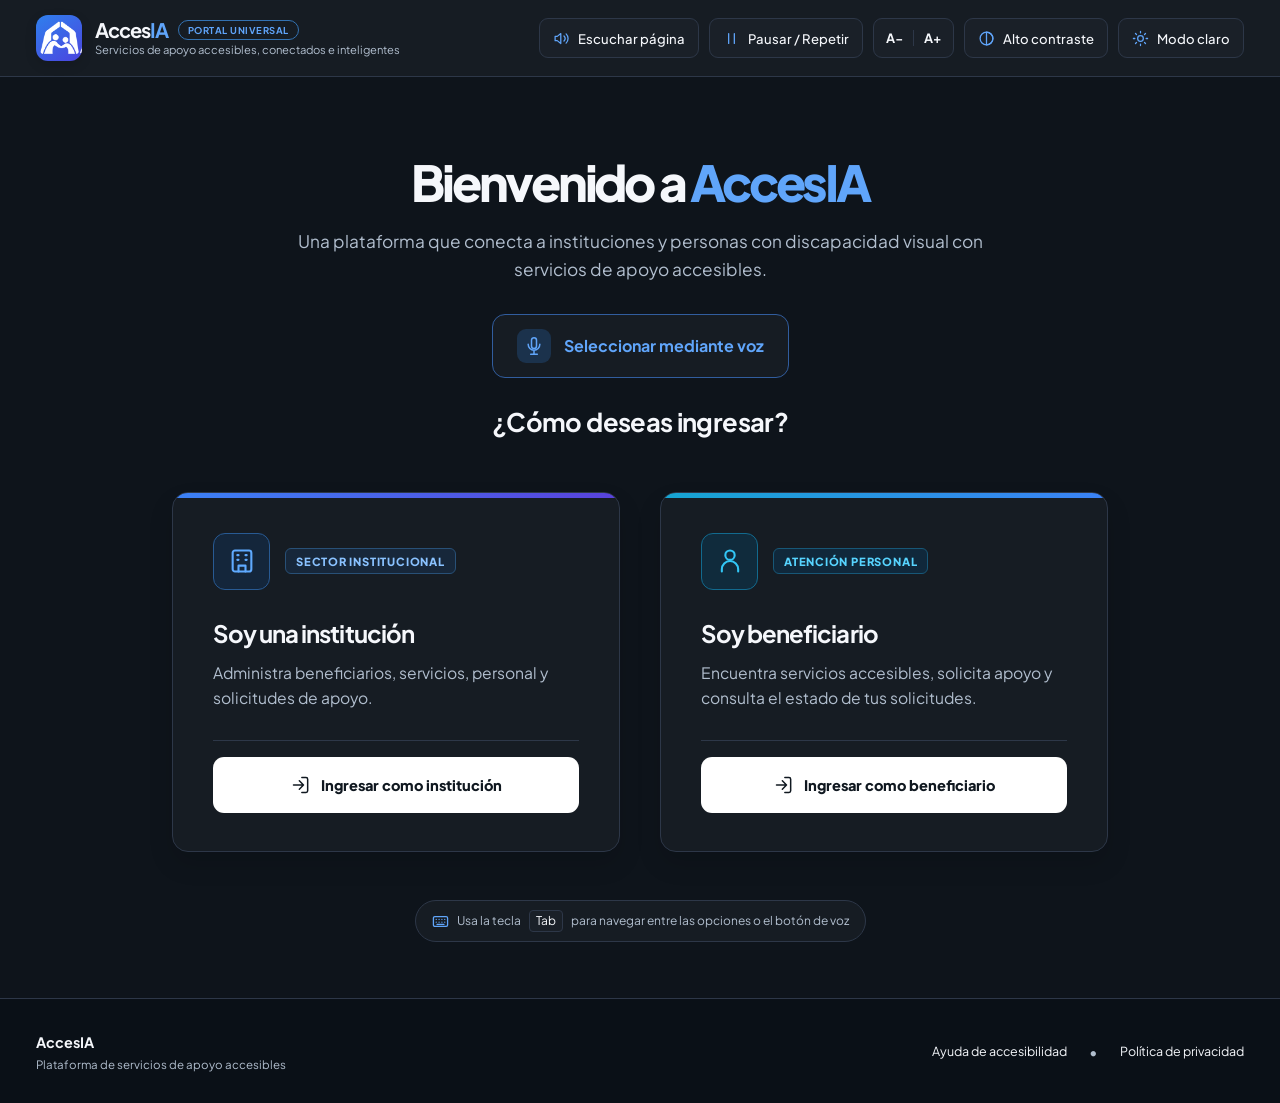
<file: src/main/resources/static/index.html>
<!DOCTYPE html>
<html lang="es" data-theme="dark">
<head>
  <meta charset="UTF-8">
  <meta name="viewport"
        content="width=device-width, initial-scale=1">

  <meta name="theme-color" content="#0e141b">
  <meta name="description"
        content="AccesIA conecta instituciones y personas con discapacidad visual con servicios de apoyo accesibles.">

  <title>AccesIA | Inicio y selección de usuario</title>

  <link rel="preconnect"
        href="https://fonts.googleapis.com">
  <link rel="preconnect"
        href="https://fonts.gstatic.com" crossorigin>

  <link
    href="https://fonts.googleapis.com/css2?family=Plus+Jakarta+Sans:wght@400;500;600;700;800&display=swap"
    rel="stylesheet">

  <link rel="stylesheet" href="css/inicio.css">
  <script src="js/inicio.js" defer></script>
</head>

<body>

  <!-- ICONOS REUTILIZABLES -->
  <svg class="icon-library"
       xmlns="http://www.w3.org/2000/svg"
       aria-hidden="true">

    <symbol id="i-volume" viewBox="0 0 24 24">
      <path d="M11 5 6 9H3v6h3l5 4V5Zm4.5 3.5a5 5 0 0 1 0 7m3-10a9 9 0 0 1 0 13"/>
    </symbol>

    <symbol id="i-repeat" viewBox="0 0 24 24">
      <path d="M3 11a9 9 0 1 1 3 7M3 4v7h7"/>
    </symbol>

    <symbol id="i-pause" viewBox="0 0 24 24">
      <path d="M8 5v14M16 5v14"/>
    </symbol>

    <symbol id="i-mic" viewBox="0 0 24 24">
      <rect x="9" y="2" width="6" height="13" rx="3"/>
      <path d="M5 10a7 7 0 0 0 14 0M12 17v5m-4 0h8"/>
    </symbol>

    <symbol id="i-contrast" viewBox="0 0 24 24">
      <circle cx="12" cy="12" r="9"/>
      <path d="M12 3v18a9 9 0 0 0 0-18Z"/>
    </symbol>

    <symbol id="i-moon" viewBox="0 0 24 24">
      <path d="M20 15.6A8 8 0 0 1 8.4 4 8 8 0 1 0 20 15.6Z"/>
    </symbol>

    <symbol id="i-sun" viewBox="0 0 24 24">
      <circle cx="12" cy="12" r="4"/>
      <path d="M12 2v2m0 16v2M4.93 4.93l1.42 1.42m11.3 11.3 1.42 1.42M2 12h2m16 0h2M4.93 19.07l1.42-1.42m11.3-11.3 1.42-1.42"/>
    </symbol>

    <symbol id="i-building" viewBox="0 0 24 24">
      <rect x="4" y="3" width="16" height="18" rx="2"/>
      <path d="M9 21v-5h6v5M8 7h1m6 0h1M8 11h1m6 0h1"/>
    </symbol>

    <symbol id="i-user" viewBox="0 0 24 24">
      <circle cx="12" cy="7" r="4"/>
      <path d="M5 21v-2a7 7 0 0 1 14 0v2"/>
    </symbol>

    <symbol id="i-enter" viewBox="0 0 24 24">
      <path d="M10 17l5-5-5-5m5 5H3m10-9h5a2 2 0 0 1 2 2v14a2 2 0 0 1-2 2h-5"/>
    </symbol>

    <symbol id="i-keyboard" viewBox="0 0 24 24">
      <rect x="2" y="5" width="20" height="14" rx="2"/>
      <path d="M6 9h.01M10 9h.01M14 9h.01M18 9h.01M6 13h.01M10 13h.01M14 13h.01M18 13h.01M7 16h10"/>
    </symbol>

    <symbol id="i-close" viewBox="0 0 24 24">
      <path d="M5 5l14 14M19 5 5 19"/>
    </symbol>

  </svg>

  <!-- ACCESIBILIDAD -->
  <a class="skip-link" href="#contenido">
    Saltar al contenido principal
  </a>

  <div id="estado-accesible"
       class="sr-only"
       role="status"
       aria-live="polite"
       aria-atomic="true"></div>

  <!-- CABECERA -->
  <header class="site-header">

    <div class="header-inner">

      <a class="brand"
         href="index.html"
         aria-label="AccesIA, página de inicio">

        <span class="brand-icon" aria-hidden="true">
          <img src="img/logo.png" alt="">
        </span>

        <span class="brand-info">

          <span class="brand-top">
            <strong>
              Acces<span>IA</span>
            </strong>

            <small>PORTAL UNIVERSAL</small>
          </span>

          <span class="brand-tagline">
            Servicios de apoyo accesibles,
            conectados e inteligentes
          </span>

        </span>
      </a>

      <!-- HERRAMIENTAS DE ACCESIBILIDAD -->
      <nav class="access-tools"
           aria-label="Herramientas de accesibilidad">

        <button class="tool-button"
                type="button"
                id="escuchar">
          <svg class="icon">
            <use href="#i-volume"/>
          </svg>
          <span>Escuchar página</span>
        </button>

        <button class="tool-button"
                type="button"
                id="pausar">
          <svg class="icon">
            <use href="#i-pause"/>
          </svg>
          <span id="etiqueta-pausar">
            Pausar / Repetir
          </span>
        </button>

        <div class="text-tools"
             role="group"
             aria-label="Tamaño del texto">

          <button type="button"
                  id="disminuir"
                  aria-label="Reducir tamaño del texto">
            A−
          </button>

          <span aria-hidden="true"></span>

          <button type="button"
                  id="aumentar"
                  aria-label="Aumentar tamaño del texto">
            A+
          </button>
        </div>

        <button class="tool-button"
                type="button"
                id="contraste"
                aria-pressed="false">
          <svg class="icon">
            <use href="#i-contrast"/>
          </svg>
          <span>Alto contraste</span>
        </button>

        <button class="tool-button theme-button"
                type="button"
                id="tema"
                aria-label="Activar modo claro">
          <svg class="icon">
            <use href="#i-sun"/>
          </svg>
          <span id="etiqueta-tema">
            Modo claro
          </span>
        </button>

      </nav>
    </div>
  </header>

  <!-- CONTENIDO PRINCIPAL -->
  <main id="contenido" class="main-content">

    <section class="welcome"
             aria-labelledby="titulo-inicio">

      <h1 id="titulo-inicio">
        Bienvenido a <span>AccesIA</span>
      </h1>

      <p>
        Una plataforma que conecta a instituciones
        y personas con discapacidad visual con
        <br class="desktop-break">
        servicios de apoyo accesibles.
      </p>

      <button class="voice-button"
              id="seleccionar-voz"
              type="button"
              aria-pressed="false">

        <span class="voice-icon">
          <svg class="icon">
            <use href="#i-mic"/>
          </svg>
        </span>

        <span id="etiqueta-voz">
          Seleccionar mediante voz
        </span>
      </button>

      <h2 id="titulo-seleccion">
        ¿Cómo deseas ingresar?
      </h2>

    </section>

    <!-- SELECCIÓN DE USUARIO -->
    <section class="user-cards"
             aria-labelledby="titulo-seleccion">

      <!-- INSTITUCIÓN -->
      <article class="user-card institution-card">

        <div class="card-heading">

          <span class="card-icon">
            <svg class="icon">
              <use href="#i-building"/>
            </svg>
          </span>

          <span class="card-tag">
            SECTOR INSTITUCIONAL
          </span>

        </div>

        <h3>Soy una institución</h3>

        <p>
          Administra beneficiarios, servicios,
          personal y solicitudes de apoyo.
        </p>

        <div class="card-action">

          <a class="action-link"
             id="acceso-institucion"
             href="login-institucion.html">

            <svg class="icon">
              <use href="#i-enter"/>
            </svg>

            Ingresar como institución
          </a>

        </div>
      </article>

      <!-- BENEFICIARIO -->
      <article class="user-card beneficiary-card">

        <div class="card-heading">

          <span class="card-icon">
            <svg class="icon">
              <use href="#i-user"/>
            </svg>
          </span>

          <span class="card-tag">
            ATENCIÓN PERSONAL
          </span>

        </div>

        <h3>Soy beneficiario</h3>

        <p>
          Encuentra servicios accesibles,
          solicita apoyo y consulta el estado
          de tus solicitudes.
        </p>

        <div class="card-action">

          <a class="action-link"
             id="acceso-beneficiario"
             href="login-beneficiario.html">

            <svg class="icon">
              <use href="#i-enter"/>
            </svg>

            Ingresar como beneficiario
          </a>

        </div>

      </article>

    </section>

    <p class="keyboard-hint">
      <svg class="icon">
        <use href="#i-keyboard"/>
      </svg>

      Usa la tecla <kbd>Tab</kbd>
      para navegar entre las opciones o el botón de voz
    </p>

  </main>

  <!-- PIE DE PÁGINA -->
  <footer class="site-footer">

    <div class="footer-inner">

      <div>
        <strong>AccesIA</strong>
        <p>Plataforma de servicios de apoyo accesibles</p>
      </div>

      <div class="footer-links">

        <button type="button" id="ayuda">
          Ayuda de accesibilidad
        </button>

        <span aria-hidden="true">•</span>

        <button type="button" id="privacidad">
          Política de privacidad
        </button>

      </div>

    </div>
  </footer>

  <!-- VENTANA INFORMATIVA -->
  <dialog id="dialogo"
          class="info-dialog"
          aria-labelledby="dialogo-titulo">

    <button type="button"
            class="dialog-close"
            id="cerrar-dialogo"
            aria-label="Cerrar ventana">

      <svg class="icon">
        <use href="#i-close"/>
      </svg>
    </button>

    <h2 id="dialogo-titulo"></h2>
    <p id="dialogo-mensaje"></p>

    <button class="dialog-confirm"
            type="button"
            id="aceptar-dialogo">
      Entendido
    </button>

  </dialog>

</body>
</html>
</file>
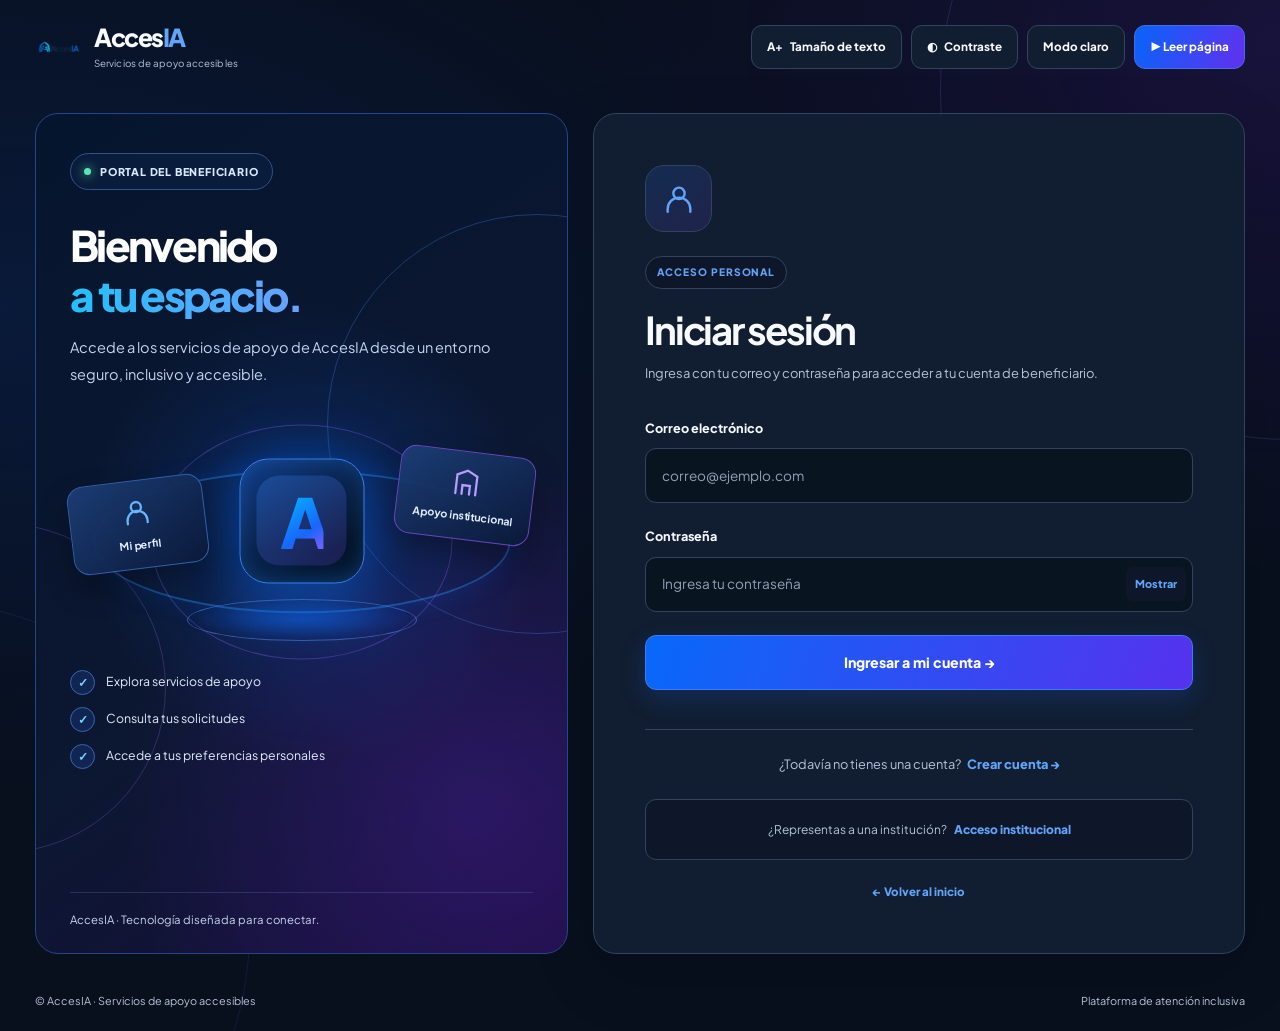
<file: src/main/resources/static/login-beneficiario.html>
<!DOCTYPE html>
<html lang="es" data-theme="dark">

<head>
  <meta charset="UTF-8">

  <meta name="viewport"
        content="width=device-width, initial-scale=1">

  <meta name="theme-color" content="#0b111f">

  <title>AccesIA | Acceso de beneficiarios</title>

  <link rel="preconnect"
        href="https://fonts.googleapis.com">

  <link rel="preconnect"
        href="https://fonts.gstatic.com"
        crossorigin>

  <link href="https://fonts.googleapis.com/css2?family=Plus+Jakarta+Sans:wght@400;500;600;700;800&display=swap"
        rel="stylesheet">

  <!-- Diseño compartido con el registro -->
  <link rel="stylesheet"
        href="css/registro-beneficiario.css">

  <!-- Ajustes de la pantalla login -->
  <link rel="stylesheet"
        href="css/login-beneficiario.css">

  <!-- Modo claro / oscuro -->
  <script src="js/registro-beneficiario-tema.js"
          defer></script>

  <!-- Inicio de sesión real -->
  <script src="js/login-beneficiario.js"
          defer></script>
</head>

<body>

  <a href="#contenido" class="saltar">
    Saltar al contenido
  </a>

  <div class="pagina-registro pagina-login">

    <!-- CABECERA -->

    <header class="registro-header">

      <a class="marca-registro"
         href="index.html"
         aria-label="Volver al inicio de AccesIA">

        <img src="img/logo.png" alt="">

        <span class="marca-texto">
          <strong>Acces<span>IA</span></strong>
          <small>Servicios de apoyo accesibles</small>
        </span>

      </a>

      <nav class="herramientas"
           aria-label="Opciones de accesibilidad">

        <button id="texto-btn"
                type="button"
                aria-pressed="false">
          A+ <span>Tamaño de texto</span>
        </button>

        <button id="contraste-btn"
                type="button"
                aria-pressed="false">
          ◐ <span>Contraste</span>
        </button>

        <button id="tema-btn"
                type="button"
                aria-pressed="false">
          Modo claro
        </button>

        <button id="leer-btn"
                type="button"
                class="boton-voz">
          ▶ Leer página
        </button>

      </nav>

    </header>

    <!-- CONTENIDO -->

    <main id="contenido" class="registro-main">

      <!-- PRESENTACIÓN -->

      <section class="panel-presentacion"
               aria-labelledby="login-bienvenida">

        <div class="presentacion-contenido">

          <span class="etiqueta-superior">
            <span class="punto-activo"></span>
            PORTAL DEL BENEFICIARIO
          </span>

          <h1 id="login-bienvenida">
            Bienvenido
            <span>a tu espacio.</span>
          </h1>

          <p class="descripcion-principal">
            Accede a los servicios de apoyo de
            AccesIA desde un entorno seguro,
            inclusivo y accesible.
          </p>

          <div class="ilustracion-registro"
               aria-hidden="true">

            <div class="orbita orbita-uno"></div>
            <div class="orbita orbita-dos"></div>

            <div class="tarjeta-flotante tarjeta-izquierda">

              <div class="icono-flotante">
                <svg viewBox="0 0 24 24"
                     fill="none"
                     stroke="currentColor"
                     stroke-width="1.8"
                     stroke-linecap="round">
                  <circle cx="12" cy="8" r="4"/>
                  <path d="M4 21v-2a8 8 0 0 1 16 0v2"/>
                </svg>
              </div>

              <span>Mi perfil</span>
            </div>

            <div class="nucleo-accesia">
              <div class="nucleo-interior">
                <span class="letra-a">A</span>
              </div>
              <span class="nucleo-sombra"></span>
            </div>

            <div class="tarjeta-flotante tarjeta-derecha">

              <div class="icono-flotante">
                <svg viewBox="0 0 24 24"
                     fill="none"
                     stroke="currentColor"
                     stroke-width="1.8"
                     stroke-linecap="round">
                  <path d="M4 21V6l8-4 8 4v15"/>
                  <path d="M9 21v-7h6v7"/>
                </svg>
              </div>

              <span>Apoyo institucional</span>
            </div>

            <div class="base-luminosa"></div>

          </div>

          <div class="beneficios-registro">

            <div class="beneficio">
              <span class="beneficio-icono">✓</span>
              <span>Explora servicios de apoyo</span>
            </div>

            <div class="beneficio">
              <span class="beneficio-icono">✓</span>
              <span>Consulta tus solicitudes</span>
            </div>

            <div class="beneficio">
              <span class="beneficio-icono">✓</span>
              <span>Accede a tus preferencias personales</span>
            </div>

          </div>

        </div>

        <p class="nota-presentacion">
          AccesIA · Tecnología diseñada para conectar.
        </p>

      </section>

      <!-- FORMULARIO DE ACCESO -->

      <section class="panel-formulario login-panel"
               aria-labelledby="titulo-login">

        <div class="login-identificador" aria-hidden="true">

          <svg viewBox="0 0 24 24"
               fill="none"
               stroke="currentColor"
               stroke-width="1.7"
               stroke-linecap="round"
               stroke-linejoin="round">
            <circle cx="12" cy="8" r="4"/>
            <path d="M4 21v-2a8 8 0 0 1 16 0v2"/>
          </svg>

        </div>

        <div class="formulario-cabecera">

          <span class="etiqueta-formulario">
            ACCESO PERSONAL
          </span>

          <h2 id="titulo-login">
            Iniciar sesión
          </h2>

          <p>
            Ingresa con tu correo y contraseña
            para acceder a tu cuenta de beneficiario.
          </p>

        </div>

        <form id="login-beneficiario-form"
              class="formulario-login">

          <div class="campo login-campo">

            <label for="correo-beneficiario">
              Correo electrónico
            </label>

            <input id="correo-beneficiario"
                   name="correo"
                   type="email"
                   placeholder="correo@ejemplo.com"
                   autocomplete="username"
                   maxlength="120"
                   required>

          </div>

          <div class="campo login-campo">

            <label for="clave-beneficiario">
              Contraseña
            </label>

            <div class="entrada-clave">

              <input id="clave-beneficiario"
                     name="clave"
                     type="password"
                     placeholder="Ingresa tu contraseña"
                     autocomplete="current-password"
                     required>

              <button id="mostrar-clave"
                      type="button"
                      aria-pressed="false"
                      aria-controls="clave-beneficiario">
                Mostrar
              </button>

            </div>

          </div>

          <button id="boton-ingresar"
                  class="boton-principal"
                  type="submit">
            Ingresar a mi cuenta →
          </button>

          <p id="mensaje-login-beneficiario"
             class="mensaje-login"
             role="status"
             aria-live="polite"></p>

        </form>

        <div class="registro-login">

          <span>¿Todavía no tienes una cuenta?</span>

          <a href="registro-beneficiario.html">
            Crear cuenta →
          </a>

        </div>

        <div class="login-enlace-institucion">

          <span>¿Representas a una institución?</span>

          <a href="login-institucion.html">
            Acceso institucional
          </a>

        </div>

        <div class="enlace-inicio">

          <a href="index.html">
            ← Volver al inicio
          </a>

        </div>

      </section>

    </main>

    <footer class="registro-footer">

      <span>
        © AccesIA · Servicios de apoyo accesibles
      </span>

      <span>
        Plataforma de atención inclusiva
      </span>

    </footer>

  </div>

</body>
</html>
</file>
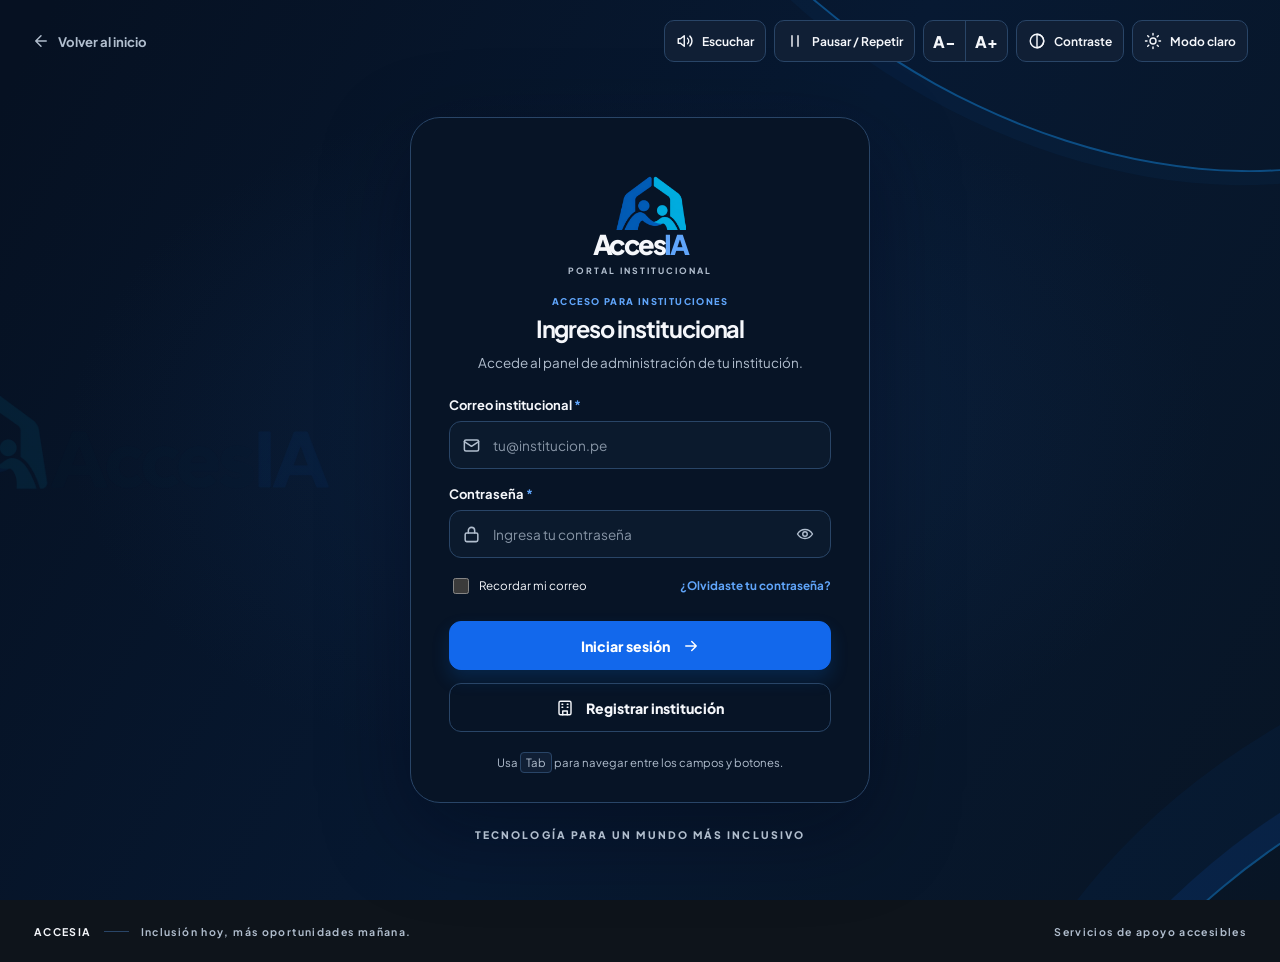
<file: src/main/resources/static/login-institucion.html>
<!DOCTYPE html>
<html lang="es" data-theme="dark">
<head>
  <meta charset="UTF-8">
  <meta name="viewport" content="width=device-width, initial-scale=1">
  <meta name="theme-color" content="#0e141b">
  <meta name="description" content="Ingreso seguro al portal institucional de AccesIA.">

  <title>AccesIA | Ingreso institucional</title>

  <link rel="preconnect" href="https://fonts.googleapis.com">
  <link rel="preconnect" href="https://fonts.gstatic.com" crossorigin>
  <link href="https://fonts.googleapis.com/css2?family=Plus+Jakarta+Sans:wght@400;500;600;700;800&display=swap" rel="stylesheet">

  <link rel="stylesheet" href="css/login-institucion.css">
  <script src="js/login-institucion.js" defer></script>
</head>

<body>

  <!-- BIBLIOTECA DE ICONOS -->
  <svg class="icon-library"
       xmlns="http://www.w3.org/2000/svg"
       aria-hidden="true">

    <symbol id="i-back" viewBox="0 0 24 24">
      <path d="m12 19-7-7 7-7M5 12h14"/>
    </symbol>

    <symbol id="i-volume" viewBox="0 0 24 24">
      <path d="M11 5 6 9H3v6h3l5 4V5Zm4.5 3.5a5 5 0 0 1 0 7m3-10a9 9 0 0 1 0 13"/>
    </symbol>

    <symbol id="i-pause" viewBox="0 0 24 24">
      <path d="M8 5v14M16 5v14"/>
    </symbol>

    <symbol id="i-contrast" viewBox="0 0 24 24">
      <circle cx="12" cy="12" r="9"/>
      <path d="M12 3v18a9 9 0 0 0 0-18Z"/>
    </symbol>

    <symbol id="i-sun" viewBox="0 0 24 24">
      <circle cx="12" cy="12" r="4"/>
      <path d="M12 2v2m0 16v2M4.93 4.93l1.42 1.42m11.3 11.3 1.42 1.42M2 12h2m16 0h2M4.93 19.07l1.42-1.42m11.3-11.3 1.42-1.42"/>
    </symbol>

    <symbol id="i-moon" viewBox="0 0 24 24">
      <path d="M20 15.6A8 8 0 0 1 8.4 4 8 8 0 1 0 20 15.6Z"/>
    </symbol>

    <symbol id="i-mail" viewBox="0 0 24 24">
      <rect x="3" y="5" width="18" height="14" rx="2"/>
      <path d="m3 7 9 6 9-6"/>
    </symbol>

    <symbol id="i-lock" viewBox="0 0 24 24">
      <rect x="4" y="10" width="16" height="11" rx="2"/>
      <path d="M8 10V7a4 4 0 0 1 8 0v3"/>
    </symbol>

    <symbol id="i-eye" viewBox="0 0 24 24">
      <path d="M2 12s3.5-6 10-6 10 6 10 6-3.5 6-10 6-10-6-10-6Z"/>
      <circle cx="12" cy="12" r="3"/>
    </symbol>

    <symbol id="i-eye-off" viewBox="0 0 24 24">
      <path d="M3 3 21 21M10.6 6.1A11 11 0 0 1 12 6c6.5 0 10 6 10 6a18.5 18.5 0 0 1-4.3 4.5M6.3 6.3C3.5 8 2 12 2 12s3.5 6 10 6a10.5 10.5 0 0 0 3.2-.5"/>
    </symbol>

    <symbol id="i-arrow" viewBox="0 0 24 24">
      <path d="M5 12h14m-6-6 6 6-6 6"/>
    </symbol>

    <symbol id="i-building" viewBox="0 0 24 24">
      <rect x="4" y="3" width="16" height="18" rx="2"/>
      <path d="M9 21v-5h6v5M8 7h1m6 0h1M8 11h1m6 0h1"/>
    </symbol>

  </svg>

  <!-- ACCESIBILIDAD -->
  <a class="skip-link" href="#formulario">
    Saltar al formulario de ingreso
  </a>

  <!-- FONDO DECORATIVO -->
  <div class="background-art" aria-hidden="true">
    <div class="watermark">
      <img src="img/logo.png" alt="">
    </div>
  </div>

  <div id="estado-accesible"
       class="sr-only"
       role="status"
       aria-live="polite">
  </div>

  <!-- CABECERA -->
  <header class="site-header">
    <div class="header-inner">

      <a href="index.html" class="back-link">
        <svg class="icon" aria-hidden="true">
          <use href="#i-back"></use>
        </svg>
        Volver al inicio
      </a>

      <nav class="access-tools"
           aria-label="Herramientas de accesibilidad">

        <button class="tool" type="button" id="escuchar">
          <svg class="icon" aria-hidden="true">
            <use href="#i-volume"></use>
          </svg>
          <span>Escuchar</span>
        </button>

        <button class="tool" type="button" id="pausar">
          <svg class="icon" aria-hidden="true">
            <use href="#i-pause"></use>
          </svg>
          <span id="etiqueta-pausar">Pausar / Repetir</span>
        </button>

        <div class="text-tools"
             role="group"
             aria-label="Ajustar tamaño del texto">

          <button type="button"
                  id="disminuir"
                  aria-label="Reducir texto">
            A−
          </button>

          <button type="button"
                  id="aumentar"
                  aria-label="Aumentar texto">
            A+
          </button>

        </div>

        <button class="tool"
                type="button"
                id="contraste"
                aria-pressed="false">
          <svg class="icon" aria-hidden="true">
            <use href="#i-contrast"></use>
          </svg>
          <span>Contraste</span>
        </button>

        <button class="tool" type="button" id="tema">
          <svg class="icon" aria-hidden="true">
            <use href="#i-sun"></use>
          </svg>
          <span id="etiqueta-tema">Modo claro</span>
        </button>

      </nav>
    </div>
  </header>

  <!-- CONTENIDO PRINCIPAL -->
  <main class="main-content">

    <section class="login-card" aria-labelledby="titulo-login">

      <!-- LOGOTIPO -->
      <div class="card-logo" aria-label="AccesIA">

        <div class="brand-mark" aria-hidden="true">
          <img src="img/logo.png" alt="">
        </div>

        <div class="brand-text">
          Acces<span>IA</span>
        </div>

        <div class="brand-subtitle">
          PORTAL INSTITUCIONAL
        </div>

      </div>

      <!-- PRESENTACIÓN -->
      <div class="intro">
        <p class="eyebrow">
          ACCESO PARA INSTITUCIONES
        </p>

        <h1 id="titulo-login">
          Ingreso institucional
        </h1>

        <p>
          Accede al panel de administración de tu institución.
        </p>
      </div>

      <!-- FORMULARIO -->
      <form id="formulario" novalidate>

        <div class="field">

          <label for="correo">
            Correo institucional
            <span aria-hidden="true">*</span>
          </label>

          <div class="input-wrap">

            <svg class="icon field-icon" aria-hidden="true">
              <use href="#i-mail"></use>
            </svg>

            <input
              id="correo"
              name="correo"
              type="email"
              inputmode="email"
              autocomplete="username"
              placeholder="tu@institucion.pe"
              maxlength="120"
              aria-describedby="error-correo"
              required
            >

          </div>

          <p id="error-correo"
             class="field-error"
             aria-live="polite">
          </p>

        </div>

        <div class="field">

          <label for="clave">
            Contraseña
            <span aria-hidden="true">*</span>
          </label>

          <div class="input-wrap password-wrap">

            <svg class="icon field-icon" aria-hidden="true">
              <use href="#i-lock"></use>
            </svg>

            <input
              id="clave"
              name="clave"
              type="password"
              autocomplete="current-password"
              placeholder="Ingresa tu contraseña"
              aria-describedby="error-clave"
              required
            >

            <button
              id="mostrar-clave"
              type="button"
              class="show-password"
              aria-controls="clave"
              aria-pressed="false"
              aria-label="Mostrar contraseña">

              <svg class="icon" aria-hidden="true">
                <use href="#i-eye"></use>
              </svg>

            </button>

          </div>

          <p id="error-clave"
             class="field-error"
             aria-live="polite">
          </p>

        </div>

        <!-- OPCIONES -->
        <div class="form-options">

          <label class="remember">
            <input type="checkbox" id="recordar">
            Recordar mi correo
          </label>

          <button class="text-link"
                  id="recuperar"
                  type="button">
            ¿Olvidaste tu contraseña?
          </button>

        </div>

        <!-- MENSAJES -->
        <div id="mensaje-login"
             class="status-message"
             role="status"
             aria-live="polite"
             hidden>
        </div>

        <!-- INGRESAR -->
        <button class="primary-btn"
                id="entrar"
                type="submit">

          Iniciar sesión

          <svg class="icon" aria-hidden="true">
            <use href="#i-arrow"></use>
          </svg>

        </button>

      </form>

      <!-- REGISTRO -->
      <a class="register-btn"
         href="registro-institucion.html">

        <svg class="icon" aria-hidden="true">
          <use href="#i-building"></use>
        </svg>

        Registrar institución
      </a>

      <p class="keyboard-hint">
        Usa <kbd>Tab</kbd> para navegar entre los campos y botones.
      </p>

    </section>

    <p class="motto">
      TECNOLOGÍA PARA UN MUNDO MÁS INCLUSIVO
    </p>

  </main>

  <!-- PIE DE PÁGINA -->
  <footer class="site-footer">

    <span>
      <strong>ACCESIA</strong>
      <span class="footer-line" aria-hidden="true"></span>
      Inclusión hoy, más oportunidades mañana.
    </span>

    <span>Servicios de apoyo accesibles</span>

  </footer>

  <!-- RECUPERACIÓN DE CONTRASEÑA -->
  <dialog id="dialogo" aria-labelledby="dialogo-titulo">

    <h2 id="dialogo-titulo">
      Recuperación de contraseña
    </h2>

    <p>
      La recuperación de cuentas institucionales
      aún no está implementada. No compartas tu
      contraseña; consulta al administrador de AccesIA.
    </p>

    <button class="primary-btn"
            type="button"
            id="cerrar-dialogo">
      Entendido
    </button>

  </dialog>

</body>
</html>
</file>
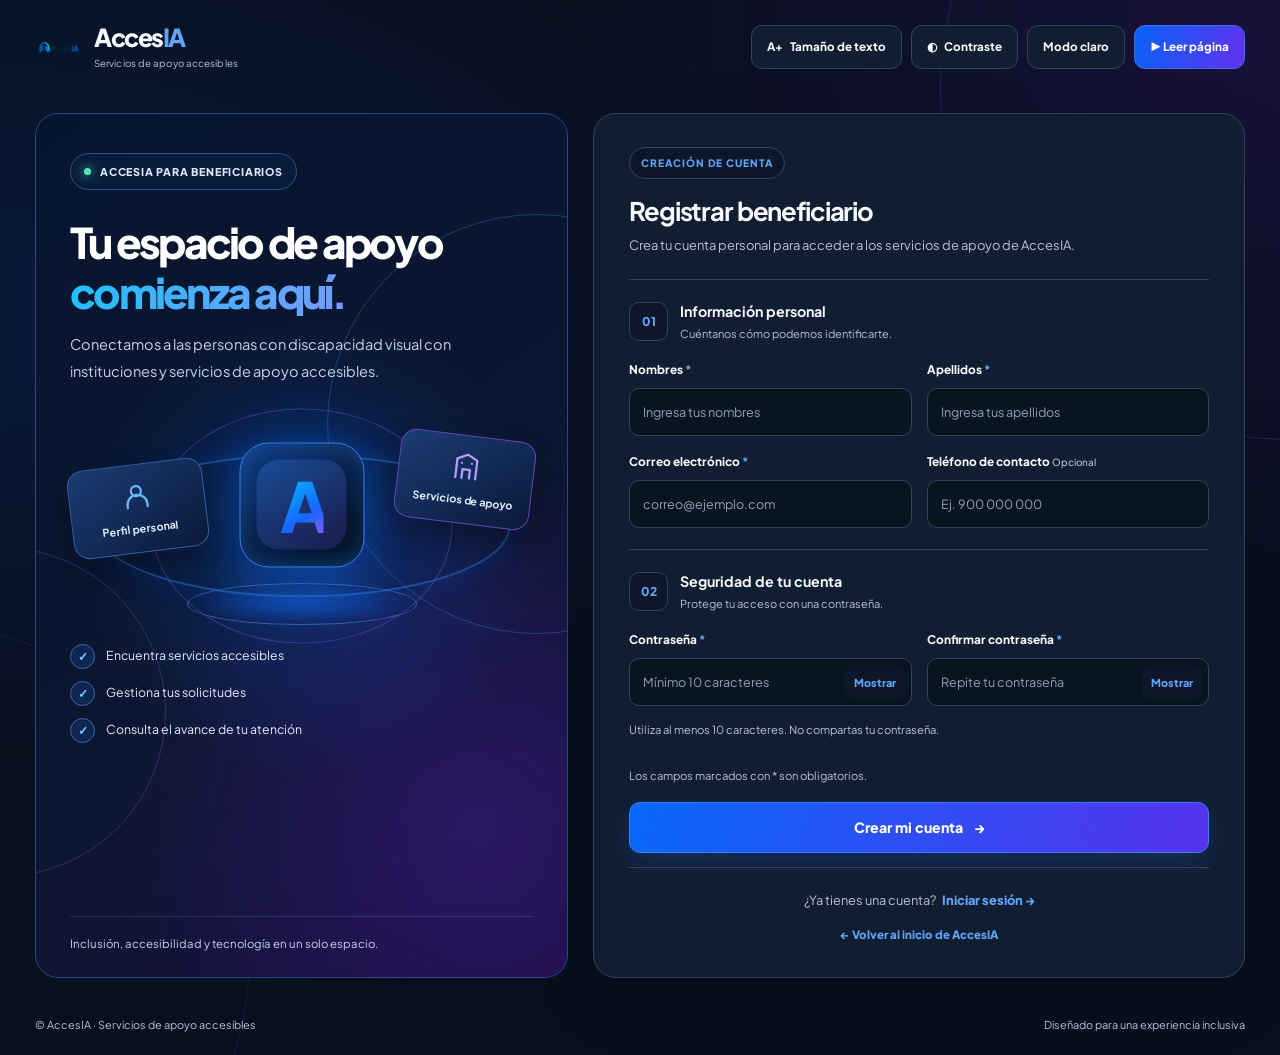
<file: src/main/resources/static/registro-beneficiario.html>
<!DOCTYPE html>
<html lang="es" data-theme="dark">

<head>
  <meta charset="UTF-8">
  <meta name="viewport"
        content="width=device-width, initial-scale=1">

  <meta name="theme-color" content="#0b111f">

  <title>AccesIA | Registro de beneficiarios</title>

  <link rel="preconnect"
        href="https://fonts.googleapis.com">

  <link rel="preconnect"
        href="https://fonts.gstatic.com"
        crossorigin>

  <link href="https://fonts.googleapis.com/css2?family=Plus+Jakarta+Sans:wght@400;500;600;700;800&display=swap"
        rel="stylesheet">

  <link rel="stylesheet"
        href="css/registro-beneficiario.css">

  <script src="js/registro.js" defer></script>

  <script src="js/registro-beneficiario-tema.js"
          defer></script>
</head>

<body>

  <a class="saltar" href="#contenido">
    Saltar al contenido
  </a>

  <div class="pagina-registro">

    <!-- ====================================
         CABECERA
    ===================================== -->

    <header class="registro-header">

      <a href="index.html"
         class="marca-registro"
         aria-label="Ir al inicio de AccesIA">

        <img src="img/logo.png" alt="">

        <span class="marca-texto">
          <strong>Acces<span>IA</span></strong>
          <small>Servicios de apoyo accesibles</small>
        </span>

      </a>

      <nav class="herramientas"
           aria-label="Opciones de accesibilidad">

        <button id="texto-btn"
                type="button"
                aria-pressed="false">
          A+ <span>Tamaño de texto</span>
        </button>

        <button id="contraste-btn"
                type="button"
                aria-pressed="false">
          ◐ <span>Contraste</span>
        </button>

        <button id="tema-btn"
                type="button"
                aria-pressed="false">
          Modo claro
        </button>

        <button id="leer-btn"
                type="button"
                class="boton-voz">
          ▶ Leer página
        </button>

      </nav>

    </header>

    <!-- ====================================
         CONTENIDO PRINCIPAL
    ===================================== -->

    <main id="contenido" class="registro-main">

      <!-- PANEL INFORMATIVO -->

      <section class="panel-presentacion"
               aria-labelledby="titulo-bienvenida">

        <div class="presentacion-contenido">

          <span class="etiqueta-superior">
            <span class="punto-activo"></span>
            ACCESIA PARA BENEFICIARIOS
          </span>

          <h1 id="titulo-bienvenida">
            Tu espacio de apoyo
            <span>comienza aquí.</span>
          </h1>

          <p class="descripcion-principal">
            Conectamos a las personas con discapacidad
            visual con instituciones y servicios
            de apoyo accesibles.
          </p>

          <!-- ILUSTRACIÓN DE ESTILO FIGMA -->

          <div class="ilustracion-registro"
               aria-hidden="true">

            <div class="orbita orbita-uno"></div>
            <div class="orbita orbita-dos"></div>

            <div class="tarjeta-flotante tarjeta-izquierda">
              <div class="icono-flotante">
                <svg viewBox="0 0 24 24"
                     fill="none"
                     stroke="currentColor"
                     stroke-width="1.8"
                     stroke-linecap="round"
                     stroke-linejoin="round">
                  <circle cx="12" cy="8" r="4"/>
                  <path d="M4 21v-2a8 8 0 0 1 16 0v2"/>
                </svg>
              </div>
              <span>Perfil personal</span>
            </div>

            <div class="nucleo-accesia">
              <div class="nucleo-interior">
                <span class="letra-a">A</span>
              </div>
              <span class="nucleo-sombra"></span>
            </div>

            <div class="tarjeta-flotante tarjeta-derecha">
              <div class="icono-flotante">
                <svg viewBox="0 0 24 24"
                     fill="none"
                     stroke="currentColor"
                     stroke-width="1.8"
                     stroke-linecap="round"
                     stroke-linejoin="round">
                  <path d="M4 21V6l8-4 8 4v15"/>
                  <path d="M9 21v-7h6v7M8 9h.01M16 9h.01"/>
                </svg>
              </div>
              <span>Servicios de apoyo</span>
            </div>

            <div class="base-luminosa"></div>

          </div>

          <div class="beneficios-registro">

            <div class="beneficio">
              <span class="beneficio-icono">✓</span>
              <span>Encuentra servicios accesibles</span>
            </div>

            <div class="beneficio">
              <span class="beneficio-icono">✓</span>
              <span>Gestiona tus solicitudes</span>
            </div>

            <div class="beneficio">
              <span class="beneficio-icono">✓</span>
              <span>Consulta el avance de tu atención</span>
            </div>

          </div>

        </div>

        <p class="nota-presentacion">
          Inclusión, accesibilidad y tecnología
          en un solo espacio.
        </p>

      </section>

      <!-- PANEL DEL FORMULARIO -->

      <section class="panel-formulario"
               aria-labelledby="titulo-registro">

        <div class="formulario-cabecera">

          <span class="etiqueta-formulario">
            CREACIÓN DE CUENTA
          </span>

          <h2 id="titulo-registro">
            Registrar beneficiario
          </h2>

          <p>
            Crea tu cuenta personal para acceder a
            los servicios de apoyo de AccesIA.
          </p>

        </div>

        <form id="registro-form"
              class="formulario-login">

          <!-- DATOS PERSONALES -->

          <div class="grupo-formulario">

            <div class="grupo-titulo">
              <span class="grupo-numero">01</span>

              <div>
                <h3>Información personal</h3>
                <p>Cuéntanos cómo podemos identificarte.</p>
              </div>
            </div>

            <div class="campos-grid">

              <div class="campo">
                <label for="nombres">
                  Nombres <span>*</span>
                </label>

                <input id="nombres"
                       name="nombres"
                       type="text"
                       placeholder="Ingresa tus nombres"
                       autocomplete="given-name"
                       maxlength="100"
                       required>
              </div>

              <div class="campo">
                <label for="apellidos">
                  Apellidos <span>*</span>
                </label>

                <input id="apellidos"
                       name="apellidos"
                       type="text"
                       placeholder="Ingresa tus apellidos"
                       autocomplete="family-name"
                       maxlength="100"
                       required>
              </div>

              <div class="campo">
                <label for="correo">
                  Correo electrónico <span>*</span>
                </label>

                <input id="correo"
                       name="correo"
                       type="email"
                       placeholder="correo@ejemplo.com"
                       autocomplete="username"
                       maxlength="120"
                       required>
              </div>

              <div class="campo">
                <label for="telefono">
                  Teléfono de contacto
                  <small>Opcional</small>
                </label>

                <input id="telefono"
                       name="telefono"
                       type="tel"
                       placeholder="Ej. 900 000 000"
                       autocomplete="tel"
                       maxlength="20">
              </div>

            </div>

          </div>

          <!-- SEGURIDAD -->

          <div class="grupo-formulario">

            <div class="grupo-titulo">
              <span class="grupo-numero">02</span>

              <div>
                <h3>Seguridad de tu cuenta</h3>
                <p>
                  Protege tu acceso con una contraseña.
                </p>
              </div>
            </div>

            <div class="campos-grid">

              <div class="campo">
                <label for="clave">
                  Contraseña <span>*</span>
                </label>

                <div class="entrada-clave">

                  <input id="clave"
                         name="clave"
                         type="password"
                         autocomplete="new-password"
                         placeholder="Mínimo 10 caracteres"
                         minlength="10"
                         required>

                  <button type="button"
                          data-mostrar="clave"
                          aria-pressed="false">
                    Mostrar
                  </button>

                </div>
              </div>

              <div class="campo">
                <label for="confirmar-clave">
                  Confirmar contraseña <span>*</span>
                </label>

                <div class="entrada-clave">

                  <input id="confirmar-clave"
                         name="confirmar-clave"
                         type="password"
                         autocomplete="new-password"
                         placeholder="Repite tu contraseña"
                         minlength="10"
                         required>

                  <button type="button"
                          data-mostrar="confirmar-clave"
                          aria-pressed="false">
                    Mostrar
                  </button>

                </div>
              </div>

            </div>

            <p class="ayuda-clave">
              Utiliza al menos 10 caracteres.
              No compartas tu contraseña.
            </p>

          </div>

          <!-- ENVÍO -->

          <p class="campos-obligatorios">
            Los campos marcados con * son obligatorios.
          </p>

          <button class="boton-principal"
                  type="submit">
            Crear mi cuenta
            <span aria-hidden="true">→</span>
          </button>

          <p id="mensaje-registro"
             class="mensaje-login"
             role="status"
             aria-live="polite"></p>

        </form>

        <div class="registro-login">
          <span>¿Ya tienes una cuenta?</span>

          <a href="login-beneficiario.html">
            Iniciar sesión →
          </a>
        </div>

        <div class="enlace-inicio">
          <a href="index.html">
            ← Volver al inicio de AccesIA
          </a>
        </div>

      </section>

    </main>

    <footer class="registro-footer">
      <span>© AccesIA · Servicios de apoyo accesibles</span>
      <span>Diseñado para una experiencia inclusiva</span>
    </footer>

  </div>

</body>
</html>
</file>
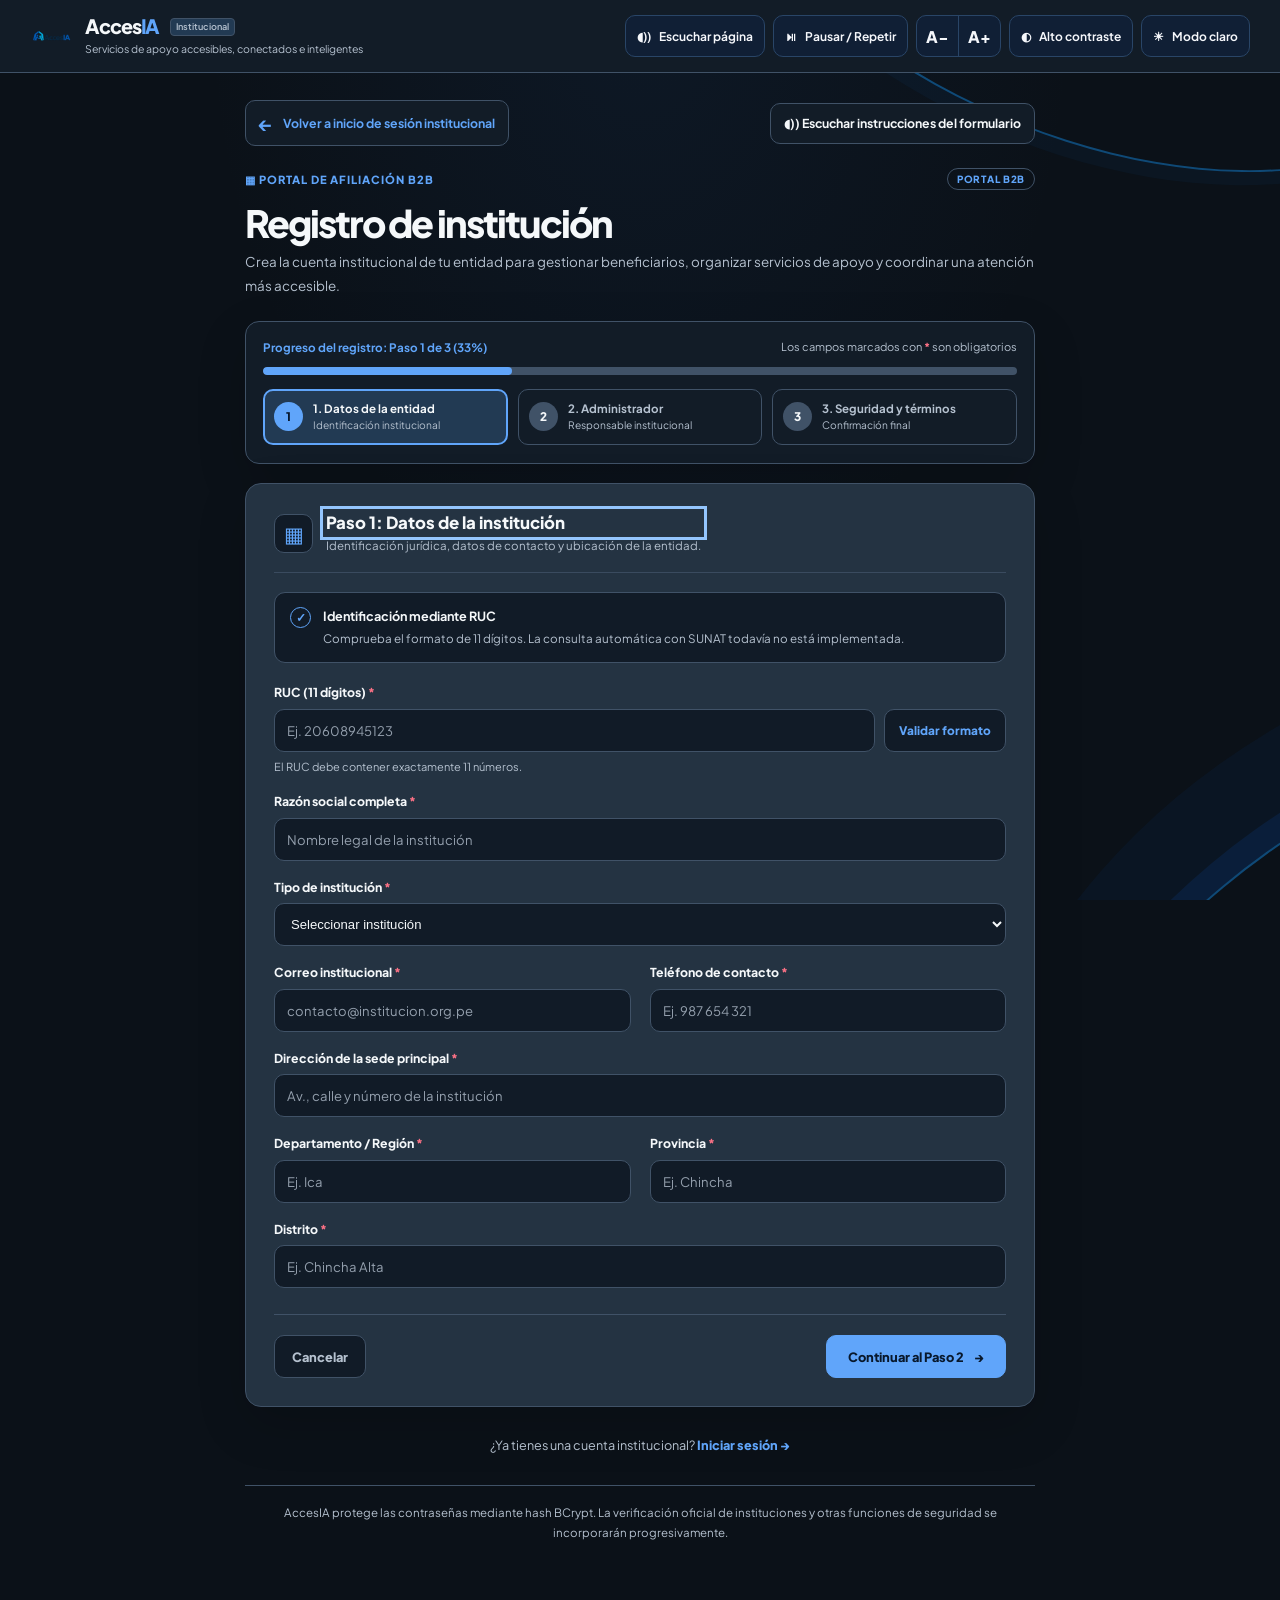
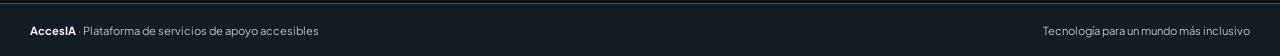
<file: src/main/resources/static/registro-institucion.html>
<!DOCTYPE html>
<html lang="es" data-theme="dark">
<head>
  <meta charset="UTF-8">
  <meta name="viewport" content="width=device-width, initial-scale=1">
  <meta name="theme-color" content="#0e141b">

  <title>AccesIA | Registro de institución</title>

  <link rel="preconnect" href="https://fonts.googleapis.com">
  <link rel="preconnect" href="https://fonts.gstatic.com" crossorigin>
  <link href="https://fonts.googleapis.com/css2?family=Plus+Jakarta+Sans:wght@400;500;600;700;800&display=swap" rel="stylesheet">

  <link rel="stylesheet" href="css/login-institucion.css">
  <link rel="stylesheet" href="css/registro-institucion.css">

  <script src="js/registro-institucion.js" defer></script>
</head>

<body class="register-page">

  <a class="skip-link" href="#formulario">
    Saltar al formulario
  </a>

  <div class="background-art" aria-hidden="true"></div>

  <!-- CABECERA INSTITUCIONAL -->
  <header class="site-header">
    <div class="header-inner">

      <a href="index.html" class="reg-brand"
         aria-label="AccesIA, volver al inicio">
        <img src="img/logo.png" alt="">

        <span class="reg-brand-info">
          <span class="reg-brand-name">
            Acces<span>IA</span>
            <small>Institucional</small>
          </span>

          <span class="reg-brand-description">
            Servicios de apoyo accesibles,
            conectados e inteligentes
          </span>
        </span>
      </a>

      <nav class="access-tools"
           aria-label="Opciones de accesibilidad">

        <button type="button" class="tool" id="escuchar">
          <span aria-hidden="true">◖))</span>
          <span>Escuchar página</span>
        </button>

        <button type="button" class="tool" id="pausar">
          <span aria-hidden="true">⏯</span>
          <span id="etiqueta-pausar">Pausar / Repetir</span>
        </button>

        <div class="text-tools" role="group"
             aria-label="Tamaño de texto">
          <button type="button" id="disminuir"
                  aria-label="Disminuir texto">A−</button>
          <button type="button" id="aumentar"
                  aria-label="Aumentar texto">A+</button>
        </div>

        <button type="button" class="tool"
                id="contraste" aria-pressed="false">
          <span aria-hidden="true">◐</span>
          <span>Alto contraste</span>
        </button>

        <button type="button" class="tool" id="tema">
          <span aria-hidden="true">☀</span>
          <span id="etiqueta-tema">Modo claro</span>
        </button>
      </nav>

    </div>
  </header>

  <!-- CONTENIDO PRINCIPAL -->
  <main class="registration-main" id="contenido">

    <div class="registration-shell">

      <!-- ACCIONES SUPERIORES -->
      <div class="reg-topbar">

        <a href="login-institucion.html" class="reg-back">
          <span aria-hidden="true">←</span>
          Volver a inicio de sesión institucional
        </a>

        <button type="button" class="reg-listen" id="instrucciones">
          <span aria-hidden="true">◖))</span>
          Escuchar instrucciones del formulario
        </button>
      </div>

      <!-- TÍTULO -->
      <div class="reg-heading">

        <div class="reg-heading-top">
          <span class="reg-eyebrow">
            ▦ PORTAL DE AFILIACIÓN B2B
          </span>
          <span class="reg-tag">PORTAL B2B</span>
        </div>

        <h1>Registro de institución</h1>

        <p>
          Crea la cuenta institucional de tu entidad para
          gestionar beneficiarios, organizar servicios de
          apoyo y coordinar una atención más accesible.
        </p>

      </div>

      <!-- INDICADOR DE PROGRESO -->
      <section class="reg-progress-panel"
               aria-label="Progreso del registro">

        <div class="reg-progress-top">
          <strong id="texto-progreso">
            Progreso del registro: Paso 1 de 3 (33%)
          </strong>
          <span>
            Los campos marcados con
            <b class="required">*</b> son obligatorios
          </span>
        </div>

        <div class="reg-progress-track" aria-hidden="true">
          <div id="barra-progreso"></div>
        </div>

        <ol class="reg-steps" id="pasos-registro">

          <li class="active" aria-current="step">
            <span class="reg-step-number">1</span>
            <span>
              <strong>1. Datos de la entidad</strong>
              <small>Identificación institucional</small>
            </span>
          </li>

          <li>
            <span class="reg-step-number">2</span>
            <span>
              <strong>2. Administrador</strong>
              <small>Responsable institucional</small>
            </span>
          </li>

          <li>
            <span class="reg-step-number">3</span>
            <span>
              <strong>3. Seguridad y términos</strong>
              <small>Confirmación final</small>
            </span>
          </li>

        </ol>
      </section>

      <!-- FORMULARIO -->
      <form id="formulario" novalidate>

        <div class="reg-form-card">

          <!-- PASO 1 -->
          <section class="reg-form-step" data-step="0"
                   aria-labelledby="titulo-paso-1">

            <div class="reg-section-heading">
              <span class="reg-section-icon" aria-hidden="true">▦</span>

              <div>
                <h2 id="titulo-paso-1">
                  Paso 1: Datos de la institución
                </h2>
                <p>
                  Identificación jurídica, datos de contacto
                  y ubicación de la entidad.
                </p>
              </div>
            </div>

            <div class="reg-divider"></div>

            <div class="reg-info">
              <span class="reg-info-icon" aria-hidden="true">✓</span>
              <div>
                <strong>Identificación mediante RUC</strong>
                <p>
                  Comprueba el formato de 11 dígitos.
                  La consulta automática con SUNAT
                  todavía no está implementada.
                </p>
              </div>
            </div>

            <div class="reg-grid">

              <div class="reg-field full">
                <label for="ruc">
                  RUC (11 dígitos)
                  <span class="required">*</span>
                </label>

                <div class="reg-inline-field">
                  <input
                    id="ruc"
                    name="ruc"
                    type="text"
                    inputmode="numeric"
                    pattern="[0-9]{11}"
                    maxlength="11"
                    minlength="11"
                    placeholder="Ej. 20608945123"
                    title="Ingresa un RUC de 11 dígitos"
                    required
                  >

                  <button type="button"
                          class="reg-verify-btn"
                          id="validar-ruc">
                    Validar formato
                  </button>
                </div>

                <small class="reg-help" id="estado-ruc"
                       role="status" aria-live="polite">
                  El RUC debe contener exactamente 11 números.
                </small>
              </div>

              <div class="reg-field full">
                <label for="razonSocial">
                  Razón social completa
                  <span class="required">*</span>
                </label>

                <input
                  id="razonSocial"
                  name="razonSocial"
                  type="text"
                  maxlength="200"
                  autocomplete="organization"
                  placeholder="Nombre legal de la institución"
                  required
                >
              </div>

              <div class="reg-field full">
                <label for="tipoInstitucion">
                  Tipo de institución
                  <span class="required">*</span>
                </label>

                <select id="tipoInstitucion"
                        name="tipoInstitucion" required>
                  <option value="">Seleccionar institución</option>
                  <option value="Asociacion">Asociación</option>
                  <option value="ONG">ONG</option>
                  <option value="Municipalidad">Municipalidad</option>
                  <option value="Institucion educativa">
                    Institución educativa
                  </option>
                  <option value="Centro de rehabilitacion">
                    Centro de rehabilitación
                  </option>
                  <option value="Otro">Otro</option>
                </select>
              </div>

              <div class="reg-field">
                <label for="email">
                  Correo institucional
                  <span class="required">*</span>
                </label>

                <input
                  id="email"
                  name="email"
                  type="email"
                  maxlength="120"
                  autocomplete="email"
                  placeholder="contacto@institucion.org.pe"
                  required
                >
              </div>

              <div class="reg-field">
                <label for="telefono">
                  Teléfono de contacto
                  <span class="required">*</span>
                </label>

                <input
                  id="telefono"
                  name="telefono"
                  type="tel"
                  maxlength="20"
                  autocomplete="tel"
                  placeholder="Ej. 987 654 321"
                  required
                >
              </div>

              <div class="reg-field full">
                <label for="direccion">
                  Dirección de la sede principal
                  <span class="required">*</span>
                </label>

                <input
                  id="direccion"
                  name="direccion"
                  type="text"
                  autocomplete="street-address"
                  placeholder="Av., calle y número de la institución"
                  required
                >
              </div>

              <div class="reg-field">
                <label for="region">
                  Departamento / Región
                  <span class="required">*</span>
                </label>

                <input
                  id="region"
                  name="region"
                  type="text"
                  placeholder="Ej. Ica"
                  required
                >
              </div>

              <div class="reg-field">
                <label for="provincia">
                  Provincia
                  <span class="required">*</span>
                </label>

                <input
                  id="provincia"
                  name="provincia"
                  type="text"
                  placeholder="Ej. Chincha"
                  required
                >
              </div>

              <div class="reg-field full">
                <label for="distrito">
                  Distrito
                  <span class="required">*</span>
                </label>

                <input
                  id="distrito"
                  name="distrito"
                  type="text"
                  placeholder="Ej. Chincha Alta"
                  required
                >
              </div>

            </div>
          </section>

          <!-- PASO 2 -->
          <section class="reg-form-step" data-step="1"
                   aria-labelledby="titulo-paso-2" hidden>

            <div class="reg-section-heading">
              <span class="reg-section-icon" aria-hidden="true">♙</span>

              <div>
                <h2 id="titulo-paso-2">
                  Paso 2: Datos del administrador
                </h2>
                <p>
                  Información de la persona responsable
                  de la cuenta institucional.
                </p>
              </div>
            </div>

            <div class="reg-divider"></div>

            <div class="reg-grid">

              <div class="reg-field">
                <label for="nombres">
                  Nombres
                  <span class="required">*</span>
                </label>

                <input
                  id="nombres"
                  type="text"
                  autocomplete="given-name"
                  placeholder="Nombres del responsable"
                  required
                >
              </div>

              <div class="reg-field">
                <label for="apellidos">
                  Apellidos
                  <span class="required">*</span>
                </label>

                <input
                  id="apellidos"
                  type="text"
                  autocomplete="family-name"
                  placeholder="Apellidos del responsable"
                  required
                >
              </div>

              <div class="reg-field full">
                <label for="cargoResponsable">
                  Cargo institucional
                  <span class="required">*</span>
                </label>

                <input
                  id="cargoResponsable"
                  type="text"
                  placeholder="Ej. Director de Programas Inclusivos"
                  required
                >
              </div>

            </div>

            <div class="reg-info reg-info-secondary">
              <span class="reg-info-icon" aria-hidden="true">i</span>
              <div>
                <strong>Correo de acceso institucional</strong>
                <p>
                  La cuenta utilizará el correo institucional
                  indicado en el paso anterior.
                  El nombre y los apellidos del responsable
                  se guardarán como un nombre completo.
                </p>
                <strong id="resumen-correo"
                        class="reg-summary-email">
                  —
                </strong>
              </div>
            </div>

            <div class="reg-info">
              <span class="reg-info-icon" aria-hidden="true">✓</span>
              <div>
                <strong>Responsable de la institución</strong>
                <p>
                  Registra a una persona autorizada para
                  administrar los servicios y la información
                  institucional de AccesIA.
                </p>
              </div>
            </div>

          </section>

          <!-- PASO 3 -->
          <section class="reg-form-step" data-step="2"
                   aria-labelledby="titulo-paso-3" hidden>

            <div class="reg-section-heading">
              <span class="reg-section-icon" aria-hidden="true">♢</span>

              <div>
                <h2 id="titulo-paso-3">
                  Paso 3: Seguridad y confirmación
                </h2>
                <p>
                  Crea tu contraseña y revisa la información
                  antes de completar el registro.
                </p>
              </div>
            </div>

            <div class="reg-divider"></div>

            <div class="reg-grid">

              <div class="reg-field full">
                <label for="contrasena">
                  Contraseña
                  <span class="required">*</span>
                </label>

                <div class="reg-password-wrap">
                  <input
                    id="contrasena"
                    type="password"
                    autocomplete="new-password"
                    minlength="8"
                    placeholder="Mínimo 8 caracteres"
                    required
                  >

                  <button type="button"
                          class="reg-password-toggle"
                          data-toggle-password="contrasena"
                          aria-label="Mostrar contraseña"
                          aria-pressed="false">
                    Mostrar
                  </button>
                </div>
              </div>

              <div class="reg-field full">
                <label for="confirmar">
                  Confirmar contraseña
                  <span class="required">*</span>
                </label>

                <div class="reg-password-wrap">
                  <input
                    id="confirmar"
                    type="password"
                    autocomplete="new-password"
                    minlength="8"
                    placeholder="Repite la contraseña"
                    required
                  >

                  <button type="button"
                          class="reg-password-toggle"
                          data-toggle-password="confirmar"
                          aria-label="Mostrar confirmación de contraseña"
                          aria-pressed="false">
                    Mostrar
                  </button>
                </div>
              </div>

            </div>

            <div class="reg-info">
              <span class="reg-info-icon" aria-hidden="true">✓</span>
              <div>
                <strong>Protección de la contraseña</strong>
                <p>
                  AccesIA utiliza BCrypt para almacenar
                  un hash de la contraseña.
                  Utiliza una contraseña única y segura.
                </p>
              </div>
            </div>

            <div class="reg-review">
              <div class="reg-review-heading">
                <h3>Resumen de la institución</h3>
                <button type="button" id="editar-institucion">
                  Editar institución
                </button>
              </div>

              <dl>
                <div>
                  <dt>Razón social</dt>
                  <dd id="revision-razon">—</dd>
                </div>

                <div>
                  <dt>RUC</dt>
                  <dd id="revision-ruc">—</dd>
                </div>

                <div>
                  <dt>Administrador</dt>
                  <dd id="revision-admin">—</dd>
                </div>

                <div>
                  <dt>Correo</dt>
                  <dd id="revision-email">—</dd>
                </div>
              </dl>
            </div>

            <label class="reg-checkbox">
              <input type="checkbox" id="aceptar" required>
              <span>
                <strong>
                  Confirmo que estoy autorizado para registrar
                  esta institución.
                  <span class="required">*</span>
                </strong>
                Declaro que la información proporcionada
                es correcta y que soy responsable de su veracidad.
              </span>
            </label>

          </section>

          <!-- MENSAJES DE RESPUESTA -->
          <div id="mensaje-registro"
               class="reg-status"
               role="status"
               aria-live="polite"
               tabindex="-1"
               hidden>
          </div>

          <!-- BOTONES INFERIORES -->
          <div class="reg-form-actions">

            <a href="login-institucion.html"
               class="reg-cancel">
              Cancelar
            </a>

            <div class="reg-action-buttons">

              <button type="button"
                      class="reg-btn reg-btn-outline"
                      id="anterior" hidden>
                ← Anterior
              </button>

              <button type="button"
                      class="reg-btn reg-btn-primary"
                      id="siguiente">
                Continuar al Paso 2
                <span aria-hidden="true">→</span>
              </button>

              <button type="submit"
                      class="reg-btn reg-btn-primary"
                      id="registrar" hidden>
                Registrar institución
                <span aria-hidden="true">✓</span>
              </button>

            </div>

          </div>

        </div>
      </form>

      <!-- ENLACE AL LOGIN -->
      <div class="reg-login-link">
        ¿Ya tienes una cuenta institucional?
        <a href="login-institucion.html">
          Iniciar sesión →
        </a>
      </div>

      <!-- INFORMACIÓN INFERIOR -->
      <div class="reg-bottom-note">
        AccesIA protege las contraseñas mediante hash BCrypt.
        La verificación oficial de instituciones y otras
        funciones de seguridad se incorporarán progresivamente.
      </div>

    </div>
  </main>

  <footer class="reg-footer">
    <span>
      <strong>AccesIA</strong>
      · Plataforma de servicios de apoyo accesibles
    </span>

    <span>
      Tecnología para un mundo más inclusivo
    </span>
  </footer>

</body>
</html>
</file>
<file: src/main/resources/static/css/inicio.css>
:root {
  font-family: "Plus Jakarta Sans", "Segoe UI", Arial, sans-serif;
  color-scheme: dark;

  --bg: #0e141b;
  --header: #161c23;
  --card: #161c23;
  --card-hover: #1a222c;
  --surface: #1a2028;
  --border: #2d3748;
  --text: #f5f7fb;
  --muted: #b1bece;
  --accent: #60a5fa;
  --focus: #93c5fd;
  --button-bg: #ffffff;
  --button-text: #101820;
  --footer: #0a1017;
}

/* MODO CLARO */
:root[data-theme="light"] {
  color-scheme: light;

  --bg: #f5f8fc;
  --header: #ffffff;
  --card: #ffffff;
  --card-hover: #f2f7ff;
  --surface: #edf3fa;
  --border: #cad7e6;
  --text: #142234;
  --muted: #52647b;
  --accent: #1763c5;
  --focus: #1652a2;
  --button-bg: #184b92;
  --button-text: #ffffff;
  --footer: #eaf0f8;
}

/* ALTO CONTRASTE OSCURO */
:root.high-contrast {
  --bg: #000000;
  --header: #000000;
  --card: #000000;
  --card-hover: #101010;
  --surface: #111111;
  --border: #ffffff;
  --text: #ffffff;
  --muted: #ffffff;
  --accent: #ffe169;
  --focus: #ffeb00;
  --button-bg: #ffffff;
  --button-text: #000000;
  --footer: #000000;
}

/* ALTO CONTRASTE CLARO */
:root.high-contrast[data-theme="light"] {
  --bg: #ffffff;
  --header: #ffffff;
  --card: #ffffff;
  --card-hover: #f7f7f7;
  --surface: #ffffff;
  --border: #000000;
  --text: #000000;
  --muted: #000000;
  --accent: #0035a4;
  --focus: #002a86;
  --button-bg: #000000;
  --button-text: #ffffff;
  --footer: #ffffff;
}

* {
  box-sizing: border-box;
}

html {
  font-size: 100%;
}

body {
  margin: 0;
  min-height: 100vh;
  display: flex;
  flex-direction: column;
  background: var(--bg);
  color: var(--text);
}

button,
a {
  -webkit-tap-highlight-color: transparent;
}

button {
  font: inherit;
  cursor: pointer;
}

button:disabled {
  opacity: .55;
  cursor: not-allowed;
}

a {
  color: inherit;
}

:focus-visible {
  outline: 3px solid var(--focus);
  outline-offset: 4px;
}

.sr-only,
.icon-library {
  position: absolute;
  width: 1px;
  height: 1px;
  padding: 0;
  overflow: hidden;
  clip: rect(0, 0, 0, 0);
  white-space: nowrap;
  border: 0;
}

.skip-link {
  position: fixed;
  z-index: 200;
  left: 12px;
  top: -80px;
  background: var(--button-bg);
  color: var(--button-text);
  padding: 12px 16px;
  border-radius: 8px;
}

.skip-link:focus {
  top: 12px;
}

.icon {
  width: 20px;
  height: 20px;
  flex: none;
  fill: none;
  stroke: currentColor;
  stroke-width: 1.8;
  stroke-linecap: round;
  stroke-linejoin: round;
}

/* ENCABEZADO */

.site-header {
  position: relative;
  z-index: 1;
  background: var(--header);
  border-bottom: 1px solid var(--border);
}

.header-inner {
  width: min(100% - 72px, 1480px);
  min-height: 76px;
  margin: auto;

  display: flex;
  align-items: center;
  justify-content: space-between;
  gap: 24px;
}

/* LOGO ORIGINAL */

.brand {
  display: inline-flex;
  align-items: center;
  gap: 13px;
  min-width: 0;
  text-decoration: none;
}

.brand-icon {
  position: relative;
  display: block;
  width: 46px;
  height: 46px;
  flex: none;
  overflow: hidden;

  background: linear-gradient(145deg, #2f80ed, #4b44df);
  border-radius: 12px;
  box-shadow: 0 4px 12px #0002;
}

.brand-icon img {
  position: absolute;
  width: 155px;
  max-width: none;
  height: auto;
  left: -7px;
  top: -5px;
  filter: brightness(0) invert(1);
}

.brand-info {
  display: flex;
  flex-direction: column;
  gap: 2px;
  min-width: 0;
}

.brand-top {
  display: flex;
  align-items: center;
  gap: 10px;
}

.brand-top strong {
  font-size: 1.25rem;
  letter-spacing: -.05em;
  line-height: 1;
  white-space: nowrap;
}

.brand-top strong span {
  color: var(--accent);
}

.brand-top small {
  font-size: .59rem;
  letter-spacing: .05em;
  font-weight: 700;

  border: 1px solid #3372b2;
  border-radius: 18px;
  padding: 3px 9px;

  color: var(--accent);
  white-space: nowrap;
}

.brand-tagline {
  color: var(--muted);
  font-size: .7rem;
  line-height: 1.3;
}

/* HERRAMIENTAS DE ACCESIBILIDAD */

.access-tools {
  display: flex;
  flex-wrap: wrap;
  justify-content: flex-end;
  align-items: center;
  gap: 10px;
}

.tool-button,
.text-tools {
  min-height: 40px;
  background: var(--surface);
  border: 1px solid var(--border);
  color: var(--text);
  border-radius: 9px;
}

.tool-button {
  display: inline-flex;
  align-items: center;
  gap: 8px;
  padding: 9px 13px;
  font-size: .82rem;
  font-weight: 500;
}

.tool-button .icon {
  color: var(--accent);
  width: 17px;
  height: 17px;
}

.tool-button:hover,
.text-tools button:hover {
  background: var(--card-hover);
}

.text-tools {
  display: inline-flex;
  align-items: center;
  padding: 2px;
}

.text-tools button {
  min-width: 37px;
  min-height: 33px;
  border: 0;
  background: transparent;
  color: var(--text);
  border-radius: 6px;
  font-weight: 700;
  font-size: .8rem;
}

.text-tools span {
  height: 16px;
  border-left: 1px solid var(--border);
}

/* CONTENIDO PRINCIPAL */

.main-content {
  flex: 1;
  width: min(100% - 40px, 1050px);
  margin: 0 auto;
  padding: clamp(46px, 6vw, 76px) 0 56px;
}

.welcome {
  text-align: center;
}

.welcome h1 {
  font-size: clamp(2.1rem, 4vw, 3.1rem);
  letter-spacing: -.065em;
  line-height: 1.2;
  margin: 0;
  font-weight: 800;
}

.welcome h1 span {
  color: var(--accent);
}

.welcome > p {
  font-size: clamp(.94rem, 1.35vw, 1.1rem);
  color: var(--muted);
  line-height: 1.65;
  margin: 14px auto 30px;
  max-width: 800px;
}

/* SELECCIÓN MEDIANTE VOZ */

.voice-button {
  display: inline-flex;
  justify-content: center;
  align-items: center;
  gap: 13px;

  min-height: 64px;
  padding: 12px 24px;

  color: var(--accent);
  background: var(--card);
  border: 1px solid #315d9e;
  border-radius: 13px;
  font-weight: 700;
}

.voice-button:hover,
.voice-button[aria-pressed="true"] {
  background: var(--surface);
  border-color: var(--accent);
}

.voice-icon {
  display: grid;
  place-items: center;
  width: 34px;
  height: 34px;

  border-radius: 9px;
  background: #1b324c;
}

:root[data-theme="light"] .voice-icon {
  background: #dcecff;
}

.voice-button[aria-pressed="true"] .voice-icon {
  animation: pulso 1s infinite;
}

@keyframes pulso {
  50% {
    box-shadow: 0 0 0 6px #60a5fa33;
  }
}

.welcome h2 {
  margin: 27px 0 54px;
  font-size: clamp(1.4rem, 2vw, 1.7rem);
  letter-spacing: -.025em;
}

/* TARJETAS DE SELECCIÓN */

.user-cards {
  display: grid;
  grid-template-columns: repeat(2, minmax(0, 1fr));
  gap: 40px;

  width: min(100%, 936px);
  margin: 0 auto;
}

.user-card {
  position: relative;
  display: flex;
  flex-direction: column;

  min-height: 330px;
  padding: 40px 40px 38px;

  background: var(--card);
  border: 1px solid var(--border);
  border-radius: 16px;
  overflow: hidden;
  box-shadow: 0 12px 25px #00000020;
}

.user-card::before {
  content: "";
  position: absolute;
  left: 0;
  top: 0;
  right: 0;
  height: 5px;

  background: linear-gradient(90deg, #3b82f6, #5942dc);
}

.beneficiary-card::before {
  background: linear-gradient(90deg, #16a5d2, #3b82f6);
}

.user-card:hover {
  border-color: var(--accent);
  background: var(--card-hover);
}

.card-heading {
  display: flex;
  align-items: center;
  gap: 15px;
  margin-bottom: 28px;
}

.card-icon {
  display: grid;
  place-items: center;

  width: 57px;
  height: 57px;
  background: #14263b;
  border: 1px solid #285a93;
  border-radius: 12px;
  color: #5faaff;
}

.beneficiary-card .card-icon {
  background: #102b3c;
  border-color: #126a8e;
  color: #32c6f5;
}

.card-icon .icon {
  width: 28px;
  height: 28px;
}

.card-tag {
  border: 1px solid #285077;
  background: #17273a;
  border-radius: 6px;
  color: #8ac2ff;

  font-size: .7rem;
  font-weight: 800;
  letter-spacing: .07em;
  padding: 5px 10px;
}

.beneficiary-card .card-tag {
  border-color: #175777;
  color: #57d4ff;
  background: #10283b;
}

/* ADAPTACIÓN PARA TEMAS CLAROS Y CONTRASTE */

:root[data-theme="light"] .card-icon {
  background: #e8f2ff;
  color: #1759ac;
}

:root[data-theme="light"] .card-tag {
  background: #e8f2ff;
  color: #164e91;
}

:root[data-theme="light"] .beneficiary-card .card-tag {
  color: #075b78;
  background: #e0f6ff;
}

:root.high-contrast .card-icon,
:root.high-contrast .card-tag,
:root.high-contrast .voice-icon {
  background: var(--surface);
  border-color: var(--border);
  color: var(--accent);
}

.user-card h3 {
  font-size: 1.5rem;
  letter-spacing: -.04em;
  margin: 0 0 12px;
}

.user-card p {
  font-size: .98rem;
  line-height: 1.62;
  color: var(--muted);
  margin: 0 0 30px;
}

/* BOTONES DE INGRESO */

.card-action {
  border-top: 1px solid var(--border);
  padding-top: 16px;
  margin-top: auto;
}

.action-link {
  min-height: 56px;
  border-radius: 11px;

  display: flex;
  align-items: center;
  justify-content: center;
  gap: 10px;

  text-align: center;
  padding: 10px;
  background: var(--button-bg);
  color: var(--button-text);

  font-size: .91rem;
  font-weight: 800;
  text-decoration: none;
}

.action-link:hover {
  filter: brightness(.92);
}

/* AYUDA PARA NAVEGACIÓN POR TECLADO */

.keyboard-hint {
  display: flex;
  align-items: center;
  justify-content: center;
  gap: 8px;

  width: fit-content;
  max-width: 100%;
  margin: 48px auto 0;
  padding: 9px 16px;

  border: 1px solid var(--border);
  border-radius: 999px;
  color: var(--muted);
  background: var(--header);

  font-size: .75rem;
  line-height: 1.5;
  text-align: center;
}

.keyboard-hint .icon {
  width: 17px;
  height: 17px;
  color: var(--accent);
}

kbd {
  padding: 1px 6px;
  background: var(--surface);
  border: 1px solid var(--border);
  border-radius: 4px;
  color: var(--text);
  font: inherit;
}

/* PIE DE PÁGINA */

.site-footer {
  background: var(--footer);
  border-top: 1px solid var(--border);
}

.footer-inner {
  width: min(100% - 72px, 1480px);
  min-height: 104px;
  margin: auto;

  display: flex;
  align-items: center;
  justify-content: space-between;
  gap: 24px;
}

.footer-inner strong {
  font-size: .9rem;
}

.footer-inner p {
  color: var(--muted);
  font-size: .72rem;
  margin: 5px 0 0;
}

.footer-links {
  display: flex;
  align-items: center;
  gap: 22px;
  color: var(--muted);
}

.footer-links button {
  border: 0;
  padding: 8px 0;
  color: var(--text);
  background: none;
  font-size: .78rem;
}

.footer-links button:hover {
  text-decoration: underline;
}

/* VENTANA DE AYUDA */

.info-dialog {
  position: fixed;
  max-width: min(420px, calc(100vw - 32px));
  width: 100%;

  border-radius: 16px;
  padding: 30px;
  border: 1px solid var(--border);

  color: var(--text);
  background: var(--header);
  box-shadow: 0 20px 60px #0008;
}

.info-dialog::backdrop {
  background: #0009;
}

.info-dialog h2 {
  margin: 0 35px 16px 0;
}

.info-dialog p {
  color: var(--muted);
  line-height: 1.65;
  white-space: pre-line;
}

.dialog-close {
  position: absolute;
  right: 16px;
  top: 16px;

  padding: 7px;
  border: none;
  color: var(--text);
  background: transparent;
}

.dialog-confirm {
  border: 0;
  border-radius: 9px;
  background: var(--button-bg);
  color: var(--button-text);

  min-height: 45px;
  padding: 10px 20px;
  font-weight: 700;
}

/* PANTALLAS INTERMEDIAS */

@media (max-width: 1190px) {
  .header-inner {
    flex-direction: column;
    align-items: flex-start;
    padding: 14px 0;
  }

  .access-tools {
    justify-content: flex-start;
  }
}

/* PANTALLAS PEQUEÑAS */

@media (max-width: 700px) {
  .header-inner,
  .footer-inner {
    width: min(100% - 32px, 1480px);
  }

  .brand-tagline {
    font-size: .64rem;
  }

  .access-tools {
    gap: 7px;
  }

  .tool-button {
    font-size: .74rem;
    padding: 8px 9px;
  }

  .theme-button span {
    display: none;
  }

  .main-content {
    width: min(100% - 32px, 1050px);
    padding: 52px 0;
  }

  .desktop-break {
    display: none;
  }

  .welcome h2 {
    margin-bottom: 34px;
  }

  .user-cards {
    grid-template-columns: 1fr;
    gap: 18px;
  }

  .user-card {
    min-height: 295px;
    padding: 30px 25px;
  }

  .keyboard-hint {
    border-radius: 12px;
  }

  .footer-inner {
    padding: 24px 0;
    flex-direction: column;
    align-items: flex-start;
  }

  .footer-links {
    flex-wrap: wrap;
  }
}

@media (prefers-reduced-motion: reduce) {
  *,
  *::before,
  *::after {
    animation: none !important;
    transition: none !important;
    scroll-behavior: auto !important;
  }
}
</file>
<file: src/main/resources/static/css/registro-beneficiario.css>
/* =========================================
   ACCESIA - REGISTRO DE BENEFICIARIOS
   SISTEMA VISUAL AZUL / VIOLETA
   MODO OSCURO Y CLARO
========================================= */

/* PALETA OSCURA */

:root {
  color-scheme: dark;

  --fondo: #080f1d;
  --fondo-secundario: #0d1729;
  --superficie: #111e31;
  --campo-fondo: #091421;

  --texto: #f8faff;
  --texto-suave: #b5c3d9;

  --borde: #30445f;
  --azul: #60a5fa;
  --violeta: #a78bfa;
  --enfoque: #93c5fd;

  --boton-fondo: #edf4ff;
  --boton-texto: #0c1730;
}

/* PALETA CLARA */

:root[data-theme="light"] {
  color-scheme: light;

  --fondo: #f4f8ff;
  --fondo-secundario: #eaf2ff;
  --superficie: #ffffff;
  --campo-fondo: #f8fbff;

  --texto: #101d3d;
  --texto-suave: #51617c;

  --borde: #c9d8f0;
  --azul: #075be8;
  --violeta: #6537df;
  --enfoque: #084fc9;

  --boton-fondo: #135cf1;
  --boton-texto: #ffffff;
}

/* BASE */

*,
*::before,
*::after {
  box-sizing: border-box;
}

html {
  font-size: 100%;
}

html.texto-grande {
  font-size: 112.5%;
}

body {
  margin: 0;
  min-height: 100vh;

  font-family:
    "Plus Jakarta Sans",
    "Segoe UI",
    Arial,
    sans-serif;

  background: var(--fondo);
  color: var(--texto);
  line-height: 1.6;
}

button,
input {
  font: inherit;
}

button {
  cursor: pointer;
}

a {
  color: inherit;
}

:focus-visible {
  outline: 3px solid var(--enfoque);
  outline-offset: 3px;
}

.saltar {
  position: absolute;
  top: -100px;
  left: 18px;
  z-index: 100;

  padding: 12px 20px;
  background: var(--superficie);
  border: 1px solid var(--borde);
  border-radius: 10px;
}

.saltar:focus {
  top: 12px;
}

/* FONDO GENERAL */

.pagina-registro {
  position: relative;
  min-height: 100vh;
  isolation: isolate;
  overflow: hidden;

  background:
    radial-gradient(
      ellipse at 0% 30%,
      rgba(14, 85, 218, .15),
      transparent 48%
    ),
    radial-gradient(
      ellipse at 100% 4%,
      rgba(111, 36, 225, .15),
      transparent 38%
    ),
    var(--fondo);
}

:root[data-theme="light"] .pagina-registro {
  background:
    radial-gradient(
      ellipse at 0% 27%,
      rgba(56, 149, 255, .12),
      transparent 50%
    ),
    radial-gradient(
      ellipse at 100% 8%,
      rgba(156, 122, 255, .13),
      transparent 42%
    ),
    var(--fondo);
}

.pagina-registro::before {
  content: "";
  position: absolute;
  z-index: -1;

  width: 700px;
  height: 700px;
  right: -360px;
  top: -260px;

  border: 1px solid rgba(110, 142, 255, .17);
  border-radius: 50%;
  pointer-events: none;
}

.pagina-registro::after {
  content: "";
  position: absolute;
  z-index: -1;

  width: 660px;
  height: 660px;
  left: -410px;
  bottom: -230px;

  border: 1px solid rgba(116, 85, 242, .14);
  border-radius: 50%;
  pointer-events: none;
}

/* CABECERA */

.registro-header {
  width: min(1440px, 100%);
  min-height: 94px;
  margin: 0 auto;

  padding: 19px 35px;

  display: flex;
  align-items: center;
  justify-content: space-between;
  gap: 24px;
}

.marca-registro {
  display: inline-flex;
  align-items: center;
  gap: 12px;

  text-decoration: none;
  min-width: 0;
}

.marca-registro img {
  display: block;
  width: 47px;
  height: 47px;
  object-fit: contain;
}

.marca-texto strong {
  display: block;
  font-size: 1.55rem;
  font-weight: 800;
  line-height: 1.2;
  letter-spacing: -.06em;
}

.marca-texto strong span {
  color: var(--azul);
}

.marca-texto small {
  display: block;
  color: var(--texto-suave);
  font-size: .61rem;
  letter-spacing: .01em;
  margin-top: 3px;
}

/* ACCESIBILIDAD */

.herramientas {
  display: flex;
  align-items: center;
  justify-content: flex-end;
  flex-wrap: wrap;
  gap: 9px;
}

.herramientas button {
  min-height: 44px;
  display: inline-flex;
  justify-content: center;
  align-items: center;
  gap: 7px;

  padding: 10px 15px;

  border: 1px solid var(--borde);
  border-radius: 11px;

  background: var(--superficie);
  color: var(--texto);

  font-size: .73rem;
  font-weight: 750;
}

.herramientas button:hover {
  border-color: var(--azul);
}

.herramientas .boton-voz {
  background: linear-gradient(
    110deg,
    #0864f9,
    #6230ef
  );

  color: #ffffff;
  border-color: #426deb;
}

.herramientas .boton-voz:hover {
  filter: brightness(1.14);
}

/* DISTRIBUCIÓN PRINCIPAL */

.registro-main {
  width: min(1360px, calc(100% - 70px));
  margin: 19px auto 38px;

  display: grid;
  grid-template-columns:
    minmax(0, .9fr)
    minmax(0, 1.1fr);

  gap: 25px;
  align-items: stretch;
}

/* PANEL PRESENTACIÓN */

.panel-presentacion {
  position: relative;
  overflow: hidden;

  min-height: 685px;

  display: flex;
  flex-direction: column;
  justify-content: space-between;

  border: 1px solid #24468b;
  border-radius: 23px;

  background:
    radial-gradient(
      circle at 52% 50%,
      rgba(12, 102, 252, .25),
      transparent 45%
    ),
    radial-gradient(
      circle at 83% 83%,
      rgba(113, 39, 228, .25),
      transparent 43%
    ),
    linear-gradient(
      145deg,
      #06152e,
      #0c1731 58%,
      #180e3c
    );

  color: #ffffff;

  padding: 39px 34px 24px;
}

.panel-presentacion::before {
  content: "";
  position: absolute;

  width: 420px;
  height: 420px;

  right: -180px;
  top: 100px;

  border: 1px solid rgba(63, 143, 255, .30);
  border-radius: 50%;
  pointer-events: none;
}

.panel-presentacion::after {
  content: "";
  position: absolute;

  width: 330px;
  height: 330px;

  left: -200px;
  bottom: 100px;

  border: 1px solid rgba(170, 115, 255, .24);
  border-radius: 50%;
  pointer-events: none;
}

.presentacion-contenido {
  position: relative;
  z-index: 1;
}

.etiqueta-superior {
  display: inline-flex;
  align-items: center;
  gap: 9px;

  padding: 9px 13px;

  border: 1px solid #31528a;
  border-radius: 30px;

  background: rgba(12, 29, 62, .83);

  color: #d9eaff;
  font-size: .67rem;
  font-weight: 800;
  letter-spacing: .075em;
}

.punto-activo {
  width: 7px;
  height: 7px;
  border-radius: 50%;
  background: #57e7b5;
  box-shadow: 0 0 11px #57e7b5;
}

.panel-presentacion h1 {
  max-width: 510px;
  margin: 27px 0 15px;

  font-size: clamp(2rem, 3.3vw, 3.2rem);
  line-height: 1.17;
  letter-spacing: -.065em;
  font-weight: 800;
}

.panel-presentacion h1 span {
  display: block;

  background: linear-gradient(
    100deg,
    #22c0fd,
    #68a2ff 50%,
    #ac75fd
  );

  background-clip: text;
  -webkit-background-clip: text;
  color: transparent;
}

.descripcion-principal {
  max-width: 465px;
  margin: 0;

  color: #c5d4ee;
  font-size: .91rem;
  line-height: 1.85;
}

/* ILUSTRACIÓN TECNOLÓGICA */

.ilustracion-registro {
  position: relative;
  width: min(100%, 480px);
  height: 235px;
  margin: 12px auto 4px;
}

.orbita {
  position: absolute;

  left: 50%;
  top: 55%;
  transform: translate(-50%, -50%);

  border-radius: 50%;
  pointer-events: none;
}

.orbita-uno {
  width: 90%;
  height: 61%;
  border: 2px solid rgba(43, 151, 255, .40);
  box-shadow: 0 0 26px rgba(14, 96, 255, .18);
}

.orbita-dos {
  width: 65%;
  height: 100%;
  border: 1px solid rgba(146, 94, 255, .34);
}

.nucleo-accesia {
  position: absolute;
  z-index: 2;

  width: 125px;
  height: 125px;

  left: 50%;
  top: 46%;
  transform: translate(-50%, -50%);

  display: grid;
  place-items: center;

  border-radius: 29px;
  border: 1px solid #3683ef;

  background: linear-gradient(
    145deg,
    #123d88,
    #05152b 75%
  );

  box-shadow:
    0 0 52px rgba(5, 106, 255, .44),
    inset 0 0 18px rgba(40, 147, 255, .24);
}

.nucleo-interior {
  width: 90px;
  height: 90px;

  display: grid;
  place-items: center;

  border-radius: 23px;

  background: linear-gradient(
    150deg,
    rgba(57, 149, 255, .24),
    rgba(132, 71, 255, .18)
  );
}

.letra-a {
  font-size: 4.3rem;
  line-height: 1;
  font-weight: 800;
  letter-spacing: -.1em;

  background: linear-gradient(
    145deg,
    #00c6ff,
    #1766ff 65%,
    #955bff
  );

  background-clip: text;
  -webkit-background-clip: text;
  color: transparent;
}

.nucleo-sombra {
  position: absolute;
  width: 110%;
  height: 15px;
  bottom: -30px;

  background: #167cff;
  filter: blur(24px);
  opacity: .65;
}

.tarjeta-flotante {
  position: absolute;
  z-index: 3;

  width: 136px;
  min-height: 89px;

  display: flex;
  flex-direction: column;
  align-items: center;
  justify-content: center;
  gap: 8px;

  padding: 14px;

  border-radius: 16px;
  border: 1px solid #315fa9;

  background: linear-gradient(
    145deg,
    rgba(28, 62, 119, .94),
    rgba(10, 25, 57, .97)
  );

  box-shadow: 0 14px 30px rgba(0, 0, 0, .3);
  text-align: center;

  font-size: .67rem;
  font-weight: 700;
  color: #e0ecff;
}

.tarjeta-izquierda {
  left: 0;
  top: 67px;
  transform: rotate(-7deg);
}

.tarjeta-derecha {
  right: 0;
  top: 38px;
  transform: rotate(7deg);
  border-color: #6844be;
}

.icono-flotante {
  width: 33px;
  height: 33px;
  display: grid;
  place-items: center;
  color: #69b6ff;
}

.tarjeta-derecha .icono-flotante {
  color: #ba9cff;
}

.icono-flotante svg {
  width: 30px;
  height: 30px;
}

.base-luminosa {
  position: absolute;

  width: 230px;
  height: 42px;

  left: 50%;
  bottom: 7px;
  transform: translateX(-50%);

  border: 1px solid rgba(88, 151, 255, .5);
  border-radius: 50%;

  background: radial-gradient(
    ellipse,
    rgba(15, 108, 255, .40),
    transparent 70%
  );
}

/* BENEFICIOS */

.beneficios-registro {
  display: grid;
  gap: 12px;
  margin-top: 12px;
}

.beneficio {
  display: flex;
  align-items: center;
  gap: 11px;

  font-size: .77rem;
  color: #e3edff;
}

.beneficio-icono {
  flex-shrink: 0;
  width: 25px;
  height: 25px;

  display: grid;
  place-items: center;

  border-radius: 50%;
  border: 1px solid #3665b1;

  background: rgba(44, 108, 233, .18);
  color: #75d4ff;

  font-size: .75rem;
  font-weight: 800;
}

.nota-presentacion {
  position: relative;
  z-index: 1;

  margin: 30px 0 0;
  padding-top: 18px;

  border-top: 1px solid rgba(129, 166, 230, .2);
  color: #c6d5ed;
  font-size: .71rem;
}

/* PANEL DERECHO */

.panel-formulario {
  min-width: 0;

  padding: 33px 35px;

  border: 1px solid var(--borde);
  border-radius: 23px;

  background: var(--superficie);
  box-shadow: 0 22px 70px rgba(0, 0, 0, .10);
}

.formulario-cabecera {
  margin-bottom: 24px;
}

.etiqueta-formulario {
  display: inline-flex;
  padding: 7px 11px;

  border: 1px solid var(--borde);
  border-radius: 30px;
  background: var(--fondo-secundario);

  color: var(--azul);

  font-size: .64rem;
  letter-spacing: .09em;
  font-weight: 800;
}

.formulario-cabecera h2 {
  margin: 15px 0 7px;

  font-size: clamp(1.45rem, 2vw, 1.9rem);
  line-height: 1.3;
  letter-spacing: -.045em;
}

.formulario-cabecera p {
  margin: 0;
  color: var(--texto-suave);
  font-size: .81rem;
}

/* SECCIONES */

.grupo-formulario {
  padding: 21px 0;
  border-top: 1px solid var(--borde);
}

.grupo-titulo {
  display: flex;
  align-items: center;
  gap: 12px;
  margin-bottom: 19px;
}

.grupo-numero {
  width: 39px;
  height: 39px;
  flex-shrink: 0;

  display: grid;
  place-items: center;

  border-radius: 10px;
  border: 1px solid var(--borde);

  background: var(--fondo-secundario);
  color: var(--azul);

  font-size: .76rem;
  font-weight: 800;
}

.grupo-titulo h3 {
  margin: 0;
  font-size: .89rem;
  line-height: 1.5;
}

.grupo-titulo p {
  margin: 2px 0 0;
  color: var(--texto-suave);
  font-size: .69rem;
}

/* CAMPOS */

.campos-grid {
  display: grid;
  grid-template-columns: repeat(2, minmax(0, 1fr));
  gap: 17px 15px;
}

.campo {
  min-width: 0;
}

.campo label {
  display: block;
  margin-bottom: 8px;

  font-size: .74rem;
  font-weight: 750;
}

.campo label > span {
  color: var(--azul);
}

.campo label small {
  font-weight: 500;
  color: var(--texto-suave);
}

.campo > input,
.entrada-clave input {
  width: 100%;
  min-width: 0;
  min-height: 48px;

  padding: 11px 13px;

  background: var(--campo-fondo);
  color: var(--texto);

  border: 1px solid var(--borde);
  border-radius: 10px;

  outline: none;
  font-size: .79rem;

  transition: border-color .15s ease,
              box-shadow .15s ease;
}

.campo input::placeholder {
  color: var(--texto-suave);
  opacity: .8;
}

.campo input:focus {
  border-color: var(--azul);
  box-shadow: 0 0 0 3px rgba(71, 139, 255, .13);
}

.entrada-clave {
  position: relative;
  min-width: 0;
}

.entrada-clave input {
  padding-right: 86px;
}

.entrada-clave button {
  position: absolute;
  right: 7px;
  top: 50%;
  transform: translateY(-50%);

  min-height: 34px;
  padding: 6px 9px;

  border: 0;
  border-radius: 7px;

  background: var(--fondo-secundario);
  color: var(--azul);

  font-size: .68rem;
  font-weight: 800;
}

.entrada-clave button:hover {
  text-decoration: underline;
}

.ayuda-clave,
.campos-obligatorios {
  color: var(--texto-suave);
  font-size: .7rem;
}

.ayuda-clave {
  margin: 15px 0 0;
}

.campos-obligatorios {
  margin: 7px 0 17px;
}

/* REGISTRO */

.boton-principal {
  width: 100%;
  min-height: 51px;

  display: flex;
  justify-content: center;
  align-items: center;
  gap: 11px;

  border: 1px solid #397cff;
  border-radius: 11px;

  background: linear-gradient(
    110deg,
    #0869f9,
    #5632ed
  );

  color: #ffffff;

  font-size: .88rem;
  font-weight: 800;

  box-shadow: 0 9px 24px rgba(36, 94, 227, .22);
  transition: filter .15s ease;
}

.boton-principal:hover:not(:disabled) {
  filter: brightness(1.13);
}

.boton-principal:disabled {
  opacity: .62;
  cursor: wait;
}

.mensaje-login {
  margin: 14px 0 0;
  min-height: 0;

  color: var(--texto);
  font-size: .79rem;
  line-height: 1.7;
  font-weight: 700;

  overflow-wrap: anywhere;
}

/* ENLACES */

.registro-login {
  display: flex;
  align-items: center;
  justify-content: center;
  flex-wrap: wrap;
  gap: 6px;

  padding: 22px 10px 0;
  border-top: 1px solid var(--borde);

  color: var(--texto-suave);
  font-size: .8rem;
}

.registro-login a,
.enlace-inicio a {
  color: var(--azul);
  font-weight: 800;
  text-decoration: none;
}

.registro-login a:hover,
.enlace-inicio a:hover {
  text-decoration: underline;
}

.enlace-inicio {
  margin-top: 15px;
  text-align: center;
  font-size: .72rem;
}

/* FOOTER */

.registro-footer {
  width: min(1360px, calc(100% - 70px));

  margin: 0 auto 22px;

  display: flex;
  justify-content: space-between;
  flex-wrap: wrap;
  gap: 12px;

  color: var(--texto-suave);
  font-size: .68rem;
}

/* ALTO CONTRASTE */

body.alto-contraste {
  --fondo: #000000;
  --fondo-secundario: #000000;
  --superficie: #050505;
  --campo-fondo: #000000;

  --texto: #ffffff;
  --texto-suave: #ffffff;

  --borde: #ffffff;
  --azul: #ffe600;
  --violeta: #ffe600;
  --enfoque: #ffe600;
}

body.alto-contraste .pagina-registro {
  background: #000000;
}

body.alto-contraste .panel-presentacion {
  background: #000000;
  border-color: #ffffff;
}

body.alto-contraste .panel-presentacion h1 span {
  background: none;
  color: #ffe600;
}

body.alto-contraste .descripcion-principal,
body.alto-contraste .beneficio,
body.alto-contraste .nota-presentacion {
  color: #ffffff;
}

body.alto-contraste .boton-principal,
body.alto-contraste .herramientas .boton-voz {
  background: #ffe600;
  color: #000000;
  border-color: #ffe600;
}

body.alto-contraste .tarjeta-flotante,
body.alto-contraste .nucleo-accesia {
  border-color: #ffe600;
  box-shadow: none;
}

/* RESPONSIVE */

@media (max-width: 1100px) {
  .registro-header {
    flex-wrap: wrap;
  }

  .registro-main {
    width: calc(100% - 36px);
    grid-template-columns: 1fr;
  }

  .panel-presentacion {
    min-height: auto;
  }

  .registro-footer {
    width: calc(100% - 36px);
  }
}

@media (max-width: 650px) {
  .registro-header {
    padding: 18px;
  }

  .marca-texto small {
    display: none;
  }

  .herramientas {
    width: 100%;
    justify-content: flex-start;
  }

  .herramientas button {
    font-size: .67rem;
    padding: 9px 11px;
  }

  .registro-main {
    margin-top: 5px;
    gap: 15px;
  }

  .panel-presentacion {
    padding: 26px 21px;
    border-radius: 17px;
  }

  .panel-presentacion h1 {
    font-size: 2rem;
  }

  .ilustracion-registro {
    height: 210px;
  }

  .tarjeta-flotante {
    width: 105px;
    font-size: .57rem;
    padding: 10px;
  }

  .nucleo-accesia {
    width: 95px;
    height: 95px;
  }

  .nucleo-interior {
    width: 72px;
    height: 72px;
  }

  .letra-a {
    font-size: 3.1rem;
  }

  .panel-formulario {
    padding: 25px 20px;
    border-radius: 17px;
  }

  .campos-grid {
    grid-template-columns: 1fr;
  }

  .registro-footer {
    flex-direction: column;
  }
}

@media (prefers-reduced-motion: reduce) {
  *,
  *::before,
  *::after {
    scroll-behavior: auto !important;
    animation: none !important;
    transition: none !important;
  }
}
</file>
<file: src/main/resources/static/css/login-beneficiario.css>
/* =========================================
   ACCESIA - LOGIN DEL BENEFICIARIO
   EXTENSIÓN DEL DISEÑO APROBADO
========================================= */

.pagina-login .registro-main {
  min-height: min(760px, calc(100vh - 160px));
  align-items: stretch;
}

/* PANEL DE PRESENTACIÓN */

.pagina-login .panel-presentacion {
  min-height: 635px;
}

.pagina-login .panel-presentacion h1 {
  margin-top: 30px;
}

.pagina-login .ilustracion-registro {
  margin-top: 25px;
  margin-bottom: 22px;
}

/* PANEL DEL LOGIN */

.login-panel {
  display: flex;
  flex-direction: column;
  justify-content: center;

  padding: clamp(28px, 4vw, 65px);
}

.login-identificador {
  width: 67px;
  height: 67px;

  margin-bottom: 24px;

  display: grid;
  place-items: center;

  background: linear-gradient(
    145deg,
    rgba(32, 112, 244, .16),
    rgba(123, 62, 224, .15)
  );

  color: var(--azul);

  border: 1px solid var(--borde);
  border-radius: 19px;
}

.login-identificador svg {
  width: 34px;
  height: 34px;
}

.login-panel .formulario-cabecera {
  margin-bottom: 32px;
}

.login-panel .formulario-cabecera h2 {
  font-size: clamp(1.8rem, 3vw, 2.45rem);
  margin-top: 16px;
  letter-spacing: -.06em;
}

.login-panel .formulario-cabecera p {
  max-width: 460px;
  line-height: 1.9;
}

/* CAMPOS */

.login-campo {
  margin-bottom: 23px;
}

.login-campo label {
  margin-bottom: 10px;
  font-size: .79rem;
}

.login-campo > input,
.login-campo .entrada-clave input {
  min-height: 55px;
  padding-left: 16px;
  border-radius: 11px;
  font-size: .85rem;
}

.login-campo .entrada-clave input {
  padding-right: 94px;
}

/* BOTÓN DE ACCESO */

.login-panel .boton-principal {
  min-height: 55px;
  margin-top: 12px;
  font-size: .88rem;
  border-radius: 11px;
}

/* MENSAJES Y ENLACES */

.login-panel .mensaje-login:not(:empty) {
  margin: 19px 0 0;
  padding: 13px 15px;

  border: 1px solid var(--borde);
  border-left: 3px solid var(--azul);
  border-radius: 10px;

  background: var(--fondo-secundario);

  color: var(--texto);
  font-size: .78rem;
  line-height: 1.75;
}

.login-panel .registro-login {
  margin-top: 25px;
  padding-top: 24px;
}

.login-enlace-institucion {
  margin-top: 25px;
  padding: 20px 15px;

  display: flex;
  justify-content: center;
  align-items: center;
  flex-wrap: wrap;
  gap: 7px;

  background: var(--fondo-secundario);
  border: 1px solid var(--borde);
  border-radius: 11px;

  color: var(--texto-suave);
  font-size: .75rem;
}

.login-enlace-institucion a {
  color: var(--azul);
  font-weight: 800;
  text-decoration: none;
}

.login-enlace-institucion a:hover {
  text-decoration: underline;
}

.login-panel .enlace-inicio {
  margin-top: 23px;
}

@media (max-width: 1100px) {
  .pagina-login .registro-main {
    min-height: auto;
  }

  .pagina-login .panel-presentacion {
    min-height: auto;
  }

  .login-panel {
    padding: 35px 30px;
  }
}

@media (max-width: 650px) {
  .login-panel {
    padding: 28px 20px;
  }

  .pagina-login .ilustracion-registro {
    margin: 10px auto;
  }
}
</file>
<file: src/main/resources/static/css/login-institucion.css>
/* =========================================
   ACCESIA - INGRESO INSTITUCIONAL
   DISEÑO CLARO Y OSCURO
========================================= */

:root {
  font-family: "Plus Jakarta Sans", "Segoe UI", Arial, sans-serif;
  color-scheme: dark;

  --bg: #0e141b;
  --header: #161c23;
  --card: #071426;
  --card-hover: #1a222c;
  --surface: #101f35;
  --border: #294567;
  --text: #f5f7fb;
  --muted: #b1bece;
  --accent: #60a5fa;
  --focus: #93c5fd;
  --button-bg: #1268ec;
  --button-text: #ffffff;
  --footer: #0a1017;
  --field: #0b1a2d;

  --shadow: 0 28px 88px rgba(0, 5, 20, .40);
}

/* MODO CLARO */

:root[data-theme="light"] {
  color-scheme: light;

  --bg: #f5f8fc;
  --header: #ffffff;
  --card: #ffffff;
  --card-hover: #f2f7ff;
  --surface: #edf3fa;
  --border: #cad7e6;
  --text: #142234;
  --muted: #52647b;
  --accent: #1763c5;
  --focus: #1652a2;
  --button-bg: #184b92;
  --button-text: #ffffff;
  --footer: #eaf0f8;
  --field: #f7faff;

  --shadow: 0 25px 80px rgba(38, 82, 145, .16);
}

/* ALTO CONTRASTE OSCURO */

:root.high-contrast {
  --bg: #000000;
  --header: #000000;
  --card: #000000;
  --card-hover: #101010;
  --surface: #111111;
  --border: #ffffff;
  --text: #ffffff;
  --muted: #ffffff;
  --accent: #ffe169;
  --focus: #ffeb00;
  --button-bg: #ffffff;
  --button-text: #000000;
  --footer: #000000;
  --field: #050505;
  --shadow: none;
}

/* ALTO CONTRASTE CLARO */

:root.high-contrast[data-theme="light"] {
  --bg: #ffffff;
  --header: #ffffff;
  --card: #ffffff;
  --card-hover: #f7f7f7;
  --surface: #ffffff;
  --border: #000000;
  --text: #000000;
  --muted: #000000;
  --accent: #0035a4;
  --focus: #002a86;
  --button-bg: #000000;
  --button-text: #ffffff;
  --footer: #ffffff;
  --field: #ffffff;
  --shadow: none;
}

/* ESTILOS GENERALES */

*, *::before, *::after {
  box-sizing: border-box;
}

html {
  font-size: 100%;
}

body {
  margin: 0;
  min-height: 100vh;
  display: flex;
  flex-direction: column;
  background: var(--bg);
  color: var(--text);
  position: relative;
  isolation: isolate;
}

button, input {
  font: inherit;
}

button {
  cursor: pointer;
}

a {
  color: inherit;
  text-decoration: none;
}

[hidden] {
  display: none !important;
}

/* ICONOS */

.icon-library,
.sr-only {
  position: absolute;
  width: 1px;
  height: 1px;
  overflow: hidden;
  padding: 0;
  margin: -1px;
  border: 0;
  clip: rect(0, 0, 0, 0);
  white-space: nowrap;
}

.icon {
  width: 18px;
  height: 18px;
  fill: none;
  stroke: currentColor;
  stroke-width: 1.9;
  stroke-linecap: round;
  stroke-linejoin: round;
  flex: none;
}

:focus-visible {
  outline: 3px solid var(--focus);
  outline-offset: 3px;
}

/* ENLACE PARA OMITIR NAVEGACIÓN */

.skip-link {
  position: fixed;
  z-index: 9;
  top: -100px;
  left: 10px;
  background: var(--card);
  border: 1px solid var(--border);
  border-radius: 8px;
  padding: 12px;
}

.skip-link:focus {
  top: 10px;
}

/* =========================================
   FONDO INSTITUCIONAL
========================================= */

.background-art {
  position: fixed;
  z-index: -1;
  inset: 0;
  overflow: hidden;
  pointer-events: none;

  background:
    radial-gradient(
      ellipse 56% 49% at 50% 48%,
      #17396745 0%,
      transparent 80%
    ),
    linear-gradient(
      118deg,
      #061122 3%,
      #071932 53%,
      #081525 100%
    );
}

.background-art::before,
.background-art::after {
  position: absolute;
  content: "";
  border-radius: 50%;
  border: 2px solid #1599fb87;
  opacity: .78;
}

.background-art::before {
  width: 980px;
  height: 640px;
  top: -515px;
  right: -300px;
  transform: rotate(29deg);
  box-shadow: 0 15px 0 #1276dc11;
}

.background-art::after {
  width: 1120px;
  height: 840px;
  right: -830px;
  bottom: -690px;
  transform: rotate(-27deg);

  box-shadow:
    0 -25px 0 #0e6df824,
    0 -100px 0 #0e6df810;
}

.watermark {
  position: absolute;
  width: 460px;
  height: 250px;
  top: 40%;
  left: -100px;
  opacity: .085;
}

.watermark img {
  width: 100%;
  height: auto;
}

/* FONDO CLARO */

:root[data-theme="light"] .background-art {
  background:
    radial-gradient(
      circle at 50% 33%,
      #b3d3fc55,
      transparent 55%
    ),
    linear-gradient(
      125deg,
      #edf4ff,
      #f6f9fd 66%,
      #e9f3ff
    );
}

:root[data-theme="light"] .background-art::before,
:root[data-theme="light"] .background-art::after {
  border-color: #236dc54f;
}

:root[data-theme="light"] .watermark {
  opacity: .07;
}

/* FONDO DE ALTO CONTRASTE */

:root.high-contrast .background-art,
:root.high-contrast[data-theme="light"] .background-art {
  background: var(--bg);
}

:root.high-contrast .background-art::before,
:root.high-contrast .background-art::after,
:root.high-contrast .watermark {
  display: none;
}

/* =========================================
   CABECERA
========================================= */

.site-header {
  position: relative;
  z-index: 2;
}

.header-inner {
  max-width: 1440px;
  margin: auto;
  padding: 20px 32px;

  display: flex;
  align-items: center;
  justify-content: space-between;
  gap: 20px;
}

.back-link {
  display: inline-flex;
  align-items: center;
  gap: 8px;
  color: var(--muted);
  font-size: .82rem;
  font-weight: 700;
  padding: 10px 0;
  white-space: nowrap;
}

.back-link:hover {
  color: var(--accent);
}

/* HERRAMIENTAS DE ACCESIBILIDAD */

.access-tools {
  display: flex;
  align-items: center;
  justify-content: flex-end;
  flex-wrap: wrap;
  gap: 8px;
}

.tool,
.text-tools {
  background: var(--surface);
  color: var(--text);
  border: 1px solid var(--border);
  border-radius: 10px;
  min-height: 42px;
}

.tool {
  display: inline-flex;
  gap: 8px;
  align-items: center;
  padding: 9px 11px;
  font-weight: 650;
  font-size: .75rem;
}

.tool:hover,
.text-tools button:hover {
  background: var(--card-hover);
}

.text-tools {
  display: inline-flex;
  align-items: center;
}

.text-tools button {
  background: transparent;
  color: var(--text);
  border: 0;
  padding: 9px;
  min-height: 40px;
  min-width: 38px;
  font-weight: 800;
}

.text-tools button + button {
  border-left: 1px solid var(--border);
}

/* =========================================
   ÁREA CENTRAL
========================================= */

.main-content {
  width: 100%;
  flex: 1;

  display: flex;
  flex-direction: column;
  justify-content: center;
  align-items: center;

  padding: 35px 20px 60px;
  position: relative;
}

/* TARJETA DE LOGIN */

.login-card {
  width: min(100%, 460px);
  padding: 37px 38px 32px;
  background: var(--card);
  border: 1px solid var(--border);
  border-radius: 30px;
  box-shadow: var(--shadow);
}

/* IDENTIDAD VISUAL */

.card-logo {
  display: flex;
  flex-direction: column;
  align-items: center;
  justify-content: center;
  margin: 0 auto 19px;
}

.brand-mark {
  width: 92px;
  height: 75px;
  overflow: hidden;
  position: relative;
}

.brand-mark img {
  display: block;
  width: 290px;
  height: auto;
  max-width: none;
}

.brand-text {
  font-size: 1.7rem;
  font-weight: 800;
  letter-spacing: -.09em;
  line-height: 1.1;
}

.brand-text span {
  color: var(--accent);
}

.brand-subtitle {
  margin-top: 5px;
  color: var(--muted);
  letter-spacing: .23em;
  font-size: .54rem;
  font-weight: 750;
}

/* TÍTULOS */

.intro {
  text-align: center;
  margin-bottom: 23px;
}

.eyebrow {
  color: var(--accent);
  letter-spacing: .15em;
  font-size: .58rem;
  font-weight: 800;
  margin: 0 0 8px;
}

.intro h1 {
  font-size: 1.47rem;
  margin: 0 0 9px;
  letter-spacing: -.045em;
  line-height: 1.2;
}

.intro > p:not(.eyebrow) {
  font-size: .84rem;
  line-height: 1.65;
  color: var(--muted);
  margin: 0;
}

/* =========================================
   CAMPOS DEL FORMULARIO
========================================= */

.field {
  margin-bottom: 17px;
}

.field label {
  display: block;
  font-size: .81rem;
  font-weight: 700;
  margin-bottom: 8px;
}

.field label span {
  color: var(--accent);
}

.input-wrap {
  position: relative;
  display: flex;
  align-items: center;
}

.field-icon {
  position: absolute;
  pointer-events: none;
  left: 13px;
  width: 19px;
  height: 19px;
  color: var(--muted);
}

.input-wrap input {
  width: 100%;
  min-height: 48px;
  color: var(--text);
  background: var(--field);
  border: 1px solid var(--border);
  border-radius: 12px;
  padding: 12px 16px 12px 43px;
  font-size: .85rem;
  transition: border-color .15s;
}

.input-wrap input::placeholder {
  color: var(--muted);
  opacity: .75;
}

.input-wrap input:focus {
  outline: 2px solid var(--focus);
  outline-offset: 2px;
  border-color: var(--accent);
}

.password-wrap input {
  padding-right: 48px;
}

.show-password {
  position: absolute;
  right: 10px;
  border: none;
  background: transparent;
  color: var(--muted);
  padding: 7px;
  display: grid;
  place-items: center;
  border-radius: 6px;
}

.show-password:hover {
  color: var(--accent);
}

.field-error {
  margin: 5px 0 0;
  font-size: .72rem;
  color: #fb7a84;
  min-height: 0;
}

:root[data-theme="light"] .field-error {
  color: #a81f31;
}

/* OPCIONES */

.form-options {
  margin: -2px 0 23px;
  display: flex;
  justify-content: space-between;
  gap: 15px;
  align-items: center;
}

.remember {
  display: inline-flex;
  align-items: center;
  gap: 7px;
  font-size: .73rem;
  white-space: nowrap;
}

.remember input {
  width: 16px;
  height: 16px;
  accent-color: var(--accent);
}

.text-link {
  border: 0;
  background: none;
  padding: 5px 0;
  font-size: .73rem;
  font-weight: 700;
  color: var(--accent);
}

.text-link:hover {
  text-decoration: underline;
}

/* BOTONES */

.primary-btn,
.register-btn {
  min-height: 49px;
  width: 100%;

  display: flex;
  justify-content: center;
  align-items: center;
  gap: 12px;

  border-radius: 12px;
  font-size: .88rem;
  font-weight: 800;
}

.primary-btn {
  color: var(--button-text);
  background: var(--button-bg);
  border: 1px solid var(--button-bg);
  box-shadow: 0 9px 18px #087bfa2b;
}

.primary-btn:hover {
  filter: brightness(1.1);
}

.register-btn {
  color: var(--text);
  background: transparent;
  border: 1px solid var(--border);
  margin-top: 13px;
}

.register-btn:hover {
  background: var(--surface);
  border-color: var(--accent);
}

/* MENSAJES */

.status-message {
  margin: 0 0 15px;
  padding: 12px 14px;
  font-size: .8rem;
  line-height: 1.6;
  color: var(--text);
  background: var(--surface);
  border: 1px solid var(--accent);
  border-radius: 10px;
}

.keyboard-hint {
  color: var(--muted);
  font-size: .71rem;
  text-align: center;
  margin: 23px 0 0;
}

kbd {
  font: inherit;
  background: var(--surface);
  border: 1px solid var(--border);
  border-radius: 4px;
  padding: 2px 5px;
}

/* PIE DE PÁGINA */

.motto {
  font-size: .65rem;
  letter-spacing: .2em;
  font-weight: 800;
  text-align: center;
  color: var(--muted);
  margin: 25px 0 0;
}

.site-footer {
  width: 100%;
  padding: 24px 34px;

  display: flex;
  justify-content: space-between;
  align-items: center;
  gap: 12px;

  font-size: .66rem;
  font-weight: 650;
  letter-spacing: .13em;
  color: var(--muted);
}

.site-footer > span:first-child {
  display: inline-flex;
  align-items: center;
  flex-wrap: wrap;
  gap: 12px;
}

.site-footer strong {
  color: var(--text);
}

.footer-line {
  display: inline-block;
  width: 25px;
  height: 1px;
  background: var(--border);
}

/* DIÁLOGO */

dialog {
  width: min(calc(100% - 32px), 430px);
  background: var(--card);
  color: var(--text);
  border: 1px solid var(--border);
  border-radius: 16px;
  padding: 30px;
  box-shadow: var(--shadow);
}

dialog::backdrop {
  background: #000a;
}

dialog h2 {
  margin: 0 0 15px;
}

dialog p {
  line-height: 1.7;
  color: var(--muted);
}

/* =========================================
   RESPONSIVE
========================================= */

@media (max-width: 920px) {
  .header-inner {
    align-items: flex-start;
    flex-direction: column;
    padding: 14px 20px;
    gap: 9px;
  }

  .access-tools {
    justify-content: flex-start;
  }
}

@media (max-width: 560px) {
  .header-inner {
    padding: 10px 14px;
  }

  .tool {
    padding: 8px 9px;
  }

  .tool span {
    display: none;
  }

  .main-content {
    padding: 18px 12px 34px;
  }

  .login-card {
    border-radius: 22px;
    padding: 27px 22px;
  }

  .form-options {
    align-items: flex-start;
    flex-wrap: wrap;
    gap: 8px;
  }

  .motto {
    font-size: .55rem;
  }

  .site-footer {
    flex-direction: column;
    text-align: center;
    padding: 20px 12px;
  }
}

@media (prefers-reduced-motion: reduce) {
  *, *::before, *::after {
    scroll-behavior: auto !important;
    animation: none !important;
    transition: none !important;
  }
}
</file>
<file: src/main/resources/static/css/registro-institucion.css>
/* ========================================
   ACCESIA - REGISTRO INSTITUCIONAL
   ADAPTACIÓN DEL PROTOTIPO STITCH
======================================== */

:root {
  --reg-bg: #0b1118;
  --reg-header: #121c27;
  --reg-panel: #243342;
  --reg-progress: #121c27;
  --reg-input: #111b27;
  --reg-border: #405267;
  --reg-text: #f5f8fa;
  --reg-muted: #b5c1cf;
  --reg-blue: #60a5fa;
  --reg-blue-soft: #223a53;
  --reg-primary: #60a5fa;
  --reg-primary-text: #08182c;
  --reg-shadow: 0 18px 50px #00000028;
}

:root[data-theme="light"] {
  --reg-bg: #f5f8fc;
  --reg-header: #ffffff;
  --reg-panel: #ffffff;
  --reg-progress: #ffffff;
  --reg-input: #f7faff;
  --reg-border: #cad7e6;
  --reg-text: #142234;
  --reg-muted: #52647b;
  --reg-blue: #1763c5;
  --reg-blue-soft: #e9f2ff;
  --reg-primary: #184b92;
  --reg-primary-text: #ffffff;
  --reg-shadow: 0 18px 50px #184b9215;
}

/* ALTO CONTRASTE OSCURO */

:root.high-contrast {
  --reg-bg: #000000;
  --reg-header: #000000;
  --reg-panel: #000000;
  --reg-progress: #000000;
  --reg-input: #000000;
  --reg-border: #ffffff;
  --reg-text: #ffffff;
  --reg-muted: #ffffff;
  --reg-blue: #ffe169;
  --reg-blue-soft: #111111;
  --reg-primary: #ffffff;
  --reg-primary-text: #000000;
  --reg-shadow: none;
}

/* ALTO CONTRASTE CLARO */

:root.high-contrast[data-theme="light"] {
  --reg-bg: #ffffff;
  --reg-header: #ffffff;
  --reg-panel: #ffffff;
  --reg-progress: #ffffff;
  --reg-input: #ffffff;
  --reg-border: #000000;
  --reg-text: #000000;
  --reg-muted: #000000;
  --reg-blue: #0035a4;
  --reg-blue-soft: #ffffff;
  --reg-primary: #000000;
  --reg-primary-text: #ffffff;
  --reg-shadow: none;
}

/* FONDO */

.register-page {
  background: var(--reg-bg);
  color: var(--reg-text);
}

.register-page .background-art {
  background:
    radial-gradient(
      ellipse at 50% 0%,
      rgba(31, 76, 136, .12),
      transparent 48%
    ),
    var(--reg-bg);
}

:root[data-theme="light"]
.register-page .background-art {
  background:
    radial-gradient(
      ellipse at 50% 0%,
      rgba(96, 165, 250, .13),
      transparent 55%
    ),
    var(--reg-bg);
}

:root.high-contrast .background-art {
  background: var(--reg-bg) !important;
}

/* ========================================
   CABECERA
======================================== */

.register-page .site-header {
  background: var(--reg-header);
  border-bottom: 1px solid var(--reg-border);
}

.register-page .header-inner {
  max-width: 1440px;
  min-height: 72px;
  padding: 13px 30px;
}

.reg-brand {
  display: inline-flex;
  align-items: center;
  gap: 12px;
  min-width: 0;
}

.reg-brand img {
  width: 43px;
  height: 43px;
  object-fit: contain;
  flex-shrink: 0;
}

.reg-brand-info {
  display: flex;
  flex-direction: column;
  gap: 3px;
}

.reg-brand-name {
  display: inline-flex;
  align-items: center;
  flex-wrap: wrap;
  gap: 7px;

  font-size: 1.24rem;
  font-weight: 800;
  letter-spacing: -.055em;
  line-height: 1.15;
  color: var(--reg-text);
}

.reg-brand-name > span {
  color: var(--reg-blue);
  margin-left: -7px;
}

.reg-brand-name small {
  margin-left: 4px;
  border: 1px solid var(--reg-border);
  border-radius: 4px;
  padding: 3px 5px;
  background: var(--reg-blue-soft);
  color: var(--reg-muted);
  font-size: .57rem;
  font-weight: 600;
  letter-spacing: normal;
}

.reg-brand-description {
  color: var(--reg-muted);
  font-size: .66rem;
  line-height: 1.45;
}

/* ========================================
   CONTENEDOR PRINCIPAL
======================================== */

.registration-main {
  flex: 1;
  padding: 27px 20px 42px;
}

.registration-shell {
  width: min(100%, 790px);
  margin: 0 auto;
}

.reg-topbar {
  display: flex;
  align-items: center;
  justify-content: space-between;
  gap: 15px;
  margin-bottom: 22px;
}

.reg-back,
.reg-listen {
  min-height: 41px;
  padding: 10px 13px;
  border: 1px solid var(--reg-border);
  border-radius: 10px;
  background: var(--reg-progress);
  font-size: .77rem;
  font-weight: 700;
}

.reg-back {
  color: var(--reg-blue);
  display: inline-flex;
  align-items: center;
  gap: 9px;
}

.reg-back:hover {
  background: var(--reg-blue-soft);
}

.reg-back span {
  font-size: 1.2rem;
}

.reg-listen {
  color: var(--reg-text);
}

.reg-listen:hover {
  border-color: var(--reg-blue);
}

/* ========================================
   TÍTULO
======================================== */

.reg-heading {
  margin-bottom: 24px;
}

.reg-heading-top {
  display: flex;
  align-items: center;
  justify-content: space-between;
  gap: 10px;
}

.reg-eyebrow {
  color: var(--reg-blue);
  font-size: .7rem;
  font-weight: 800;
  letter-spacing: .085em;
}

.reg-tag {
  border: 1px solid var(--reg-border);
  border-radius: 30px;
  padding: 4px 9px;
  color: var(--reg-blue);
  font-size: .62rem;
  font-weight: 800;
  letter-spacing: .07em;
}

.reg-heading h1 {
  margin: 10px 0 5px;
  font-size: clamp(1.8rem, 3.5vw, 2.35rem);
  font-weight: 800;
  letter-spacing: -.055em;
  line-height: 1.2;
}

.reg-heading > p {
  margin: 0;
  color: var(--reg-muted);
  font-size: .84rem;
  line-height: 1.75;
}

/* ========================================
   INDICADOR DE PROGRESO
======================================== */

.reg-progress-panel {
  background: var(--reg-progress);
  border: 1px solid var(--reg-border);
  border-radius: 14px;
  padding: 18px 17px;
  margin-bottom: 19px;
  box-shadow: var(--reg-shadow);
}

.reg-progress-top {
  display: flex;
  justify-content: space-between;
  flex-wrap: wrap;
  gap: 7px;
  margin-bottom: 12px;
  font-size: .73rem;
}

.reg-progress-top strong {
  color: var(--reg-blue);
}

.reg-progress-top > span {
  color: var(--reg-muted);
  font-size: .69rem;
}

.required {
  color: #fb7185;
  font-weight: 800;
}

.reg-progress-track {
  height: 8px;
  width: 100%;
  border-radius: 20px;
  background: var(--reg-border);
  overflow: hidden;
}

.reg-progress-track > div {
  width: 33.33%;
  height: 100%;
  border-radius: inherit;
  background: var(--reg-blue);
  transition: width .2s ease;
}

.reg-steps {
  display: grid;
  grid-template-columns: repeat(3, minmax(0, 1fr));
  gap: 10px;
  list-style: none;
  margin: 14px 0 0;
  padding: 0;
}

.reg-steps li {
  min-width: 0;
  display: flex;
  align-items: center;
  gap: 10px;
  padding: 11px 10px;

  border: 1px solid var(--reg-border);
  border-radius: 10px;
  color: var(--reg-muted);
}

.reg-steps li.active {
  background: var(--reg-blue-soft);
  border: 2px solid var(--reg-blue);
  padding: 10px 9px;
  color: var(--reg-text);
}

.reg-step-number {
  width: 29px;
  height: 29px;
  display: grid;
  place-items: center;
  flex-shrink: 0;

  background: var(--reg-border);
  border-radius: 50%;
  font-size: .74rem;
  font-weight: 800;
  color: var(--reg-text);
}

.reg-steps li.active .reg-step-number {
  background: var(--reg-blue);
  color: var(--reg-primary-text);
}

.reg-steps li > span:last-child {
  min-width: 0;
}

.reg-steps strong {
  display: block;
  font-size: .72rem;
  line-height: 1.4;
}

.reg-steps small {
  display: block;
  font-size: .64rem;
  color: var(--reg-muted);
  line-height: 1.5;
}

/* ========================================
   TARJETA DEL FORMULARIO
======================================== */

.reg-form-card {
  padding: 28px;
  background: var(--reg-panel);
  border: 1px solid var(--reg-border);
  border-radius: 16px;
  box-shadow: var(--reg-shadow);
}

.reg-form-step[hidden] {
  display: none !important;
}

.reg-section-heading {
  display: flex;
  align-items: center;
  gap: 13px;
}

.reg-section-icon {
  width: 39px;
  height: 39px;
  display: grid;
  place-items: center;
  flex-shrink: 0;
  border: 1px solid var(--reg-border);
  border-radius: 10px;
  background: var(--reg-input);
  color: var(--reg-blue);
  font-size: 1.3rem;
}

.reg-section-heading h2 {
  margin: 0 0 3px;
  font-size: 1.05rem;
  font-weight: 800;
  line-height: 1.35;
}

.reg-section-heading p {
  margin: 0;
  font-size: .72rem;
  color: var(--reg-muted);
  line-height: 1.55;
}

.reg-divider {
  height: 1px;
  background: var(--reg-border);
  opacity: .8;
  margin: 17px 0 19px;
}

/* AVISOS */

.reg-info {
  display: flex;
  gap: 12px;
  padding: 14px 15px;
  background: var(--reg-input);
  border: 1px solid var(--reg-border);
  border-radius: 11px;
  margin-bottom: 20px;
}

.reg-info-icon {
  display: grid;
  place-items: center;
  flex-shrink: 0;
  width: 21px;
  height: 21px;
  color: var(--reg-blue);
  border: 1px solid var(--reg-blue);
  border-radius: 50%;
  font-weight: 800;
  font-size: .74rem;
}

.reg-info strong {
  display: block;
  font-size: .79rem;
  line-height: 1.5;
}

.reg-info p {
  margin: 3px 0 0;
  font-size: .73rem;
  color: var(--reg-muted);
  line-height: 1.65;
}

.reg-info-secondary {
  margin-top: 23px;
}

.reg-summary-email {
  color: var(--reg-blue);
  overflow-wrap: anywhere;
  margin-top: 8px;
}

/* ========================================
   CAMPOS
======================================== */

.reg-grid {
  display: grid;
  grid-template-columns: repeat(2, minmax(0, 1fr));
  gap: 17px 19px;
}

.reg-field {
  min-width: 0;
  display: flex;
  flex-direction: column;
  gap: 7px;
}

.reg-field.full {
  grid-column: 1 / -1;
}

.reg-field label {
  font-size: .77rem;
  font-weight: 750;
  line-height: 1.5;
}

.reg-field input,
.reg-field select {
  width: 100%;
  min-width: 0;
  min-height: 43px;
  border: 1px solid var(--reg-border);
  border-radius: 10px;
  background: var(--reg-input);
  color: var(--reg-text);
  padding: 10px 12px;
  font-size: .82rem;
}

.reg-field input::placeholder {
  color: var(--reg-muted);
  opacity: .8;
}

.reg-field input:focus,
.reg-field select:focus {
  outline: 2px solid var(--focus);
  outline-offset: 2px;
  border-color: var(--reg-blue);
}

.reg-field input[aria-invalid="true"] {
  border-color: #fb7185;
}

.reg-help {
  font-size: .69rem;
  line-height: 1.5;
  color: var(--reg-muted);
}

.reg-inline-field {
  display: flex;
  gap: 9px;
  align-items: stretch;
}

.reg-inline-field input {
  flex: 1;
}

.reg-verify-btn {
  white-space: nowrap;
  padding: 9px 14px;
  border-radius: 10px;
  border: 1px solid var(--reg-border);
  background: var(--reg-input);
  color: var(--reg-blue);
  font-size: .74rem;
  font-weight: 800;
}

.reg-verify-btn:hover {
  background: var(--reg-blue-soft);
  border-color: var(--reg-blue);
}

/* CONTRASEÑAS */

.reg-password-wrap {
  position: relative;
}

.reg-password-wrap input {
  padding-right: 105px;
}

.reg-password-toggle {
  position: absolute;
  right: 6px;
  top: 5px;
  min-height: 33px;
  border: 0;
  border-radius: 7px;
  padding: 5px 9px;
  background: transparent;
  color: var(--reg-blue);
  font-weight: 750;
  font-size: .73rem;
}

.reg-password-toggle:hover {
  background: var(--reg-blue-soft);
}

/* ========================================
   RESUMEN DEL PASO 3
======================================== */

.reg-review {
  border: 1px solid var(--reg-border);
  border-radius: 12px;
  padding: 18px;
  background: var(--reg-input);
  margin: 22px 0;
}

.reg-review-heading {
  display: flex;
  align-items: center;
  justify-content: space-between;
  gap: 10px;
  margin-bottom: 15px;
}

.reg-review h3 {
  margin: 0;
  font-size: .89rem;
}

.reg-review-heading button {
  border: 0;
  background: transparent;
  color: var(--reg-blue);
  font-size: .74rem;
  font-weight: 800;
}

.reg-review dl {
  display: grid;
  grid-template-columns: 1fr 1fr;
  gap: 15px;
  margin: 0;
}

.reg-review dt {
  color: var(--reg-muted);
  font-size: .69rem;
  margin-bottom: 5px;
}

.reg-review dd {
  font-size: .79rem;
  font-weight: 700;
  margin: 0;
  overflow-wrap: anywhere;
}

.reg-checkbox {
  display: flex;
  gap: 12px;
  align-items: flex-start;
  color: var(--reg-muted);
  font-size: .77rem;
  line-height: 1.75;
  cursor: pointer;
}

.reg-checkbox input {
  accent-color: var(--reg-blue);
  width: 18px;
  height: 18px;
  margin: 3px 0 0;
  flex-shrink: 0;
}

.reg-checkbox strong {
  display: block;
  color: var(--reg-text);
  font-size: .77rem;
  margin-bottom: 4px;
}

/* ========================================
   MENSAJES Y BOTONES
======================================== */

.reg-status {
  padding: 14px;
  border-radius: 10px;
  background: var(--reg-input);
  color: var(--reg-text);
  border: 1px solid var(--reg-blue);
  font-size: .81rem;
  line-height: 1.7;
  margin: 23px 0 0;
}

.reg-status.error {
  border-color: #fb7185;
}

.reg-status.success {
  border-color: #34d399;
}

.reg-form-actions {
  display: flex;
  align-items: center;
  justify-content: space-between;
  gap: 16px;
  margin-top: 26px;
  padding-top: 20px;
  border-top: 1px solid var(--reg-border);
}

.reg-action-buttons {
  display: flex;
  align-items: center;
  flex-wrap: wrap;
  gap: 10px;
  justify-content: flex-end;
}

.reg-cancel,
.reg-btn {
  min-height: 43px;
  padding: 10px 17px;
  border-radius: 10px;
  font-size: .8rem;
  font-weight: 800;
  display: inline-flex;
  align-items: center;
  justify-content: center;
  gap: 10px;
  text-align: center;
}

.reg-cancel,
.reg-btn-outline {
  border: 1px solid var(--reg-border);
  background: var(--reg-input);
  color: var(--reg-muted);
}

.reg-cancel:hover,
.reg-btn-outline:hover {
  color: var(--reg-text);
  border-color: var(--reg-blue);
}

.reg-btn-primary {
  border: 1px solid var(--reg-primary);
  color: var(--reg-primary-text);
  background: var(--reg-primary);
  min-width: 180px;
}

.reg-btn-primary:hover {
  filter: brightness(1.07);
}

.reg-btn:disabled {
  opacity: .65;
  cursor: not-allowed;
}

/* ELEMENTOS INFERIORES */

.reg-login-link {
  text-align: center;
  margin: 28px 0;
  font-size: .79rem;
  color: var(--reg-muted);
  line-height: 1.7;
}

.reg-login-link a {
  color: var(--reg-blue);
  font-weight: 800;
}

.reg-login-link a:hover {
  text-decoration: underline;
}

.reg-bottom-note {
  text-align: center;
  padding: 17px;
  border-top: 1px solid var(--reg-border);
  color: var(--reg-muted);
  font-size: .72rem;
  line-height: 1.8;
}

.reg-footer {
  display: flex;
  justify-content: space-between;
  gap: 15px;
  flex-wrap: wrap;
  background: var(--reg-header);
  border-top: 1px solid var(--reg-border);
  padding: 19px 30px;
  font-size: .7rem;
  color: var(--reg-muted);
}

.reg-footer strong {
  color: var(--reg-text);
}

/* ========================================
   RESPONSIVE
======================================== */

@media (max-width: 760px) {
  .reg-steps {
    gap: 7px;
  }

  .reg-steps li {
    padding: 9px 7px;
    gap: 7px;
  }

  .reg-steps li.active {
    padding: 8px 6px;
  }

  .reg-step-number {
    width: 25px;
    height: 25px;
  }

  .reg-steps small {
    display: none;
  }

  .reg-form-card {
    padding: 24px;
  }
}

@media (max-width: 560px) {
  .registration-main {
    padding: 20px 13px 35px;
  }

  .reg-topbar {
    flex-wrap: wrap;
  }

  .reg-listen {
    width: 100%;
  }

  .reg-grid,
  .reg-review dl {
    grid-template-columns: 1fr;
  }

  .reg-field.full {
    grid-column: auto;
  }

  .reg-heading h1 {
    font-size: 1.75rem;
  }

  .reg-form-card {
    padding: 20px 16px;
  }

  .reg-steps strong {
    font-size: .65rem;
  }

  .reg-step-number {
    width: 23px;
    height: 23px;
  }

  .reg-inline-field {
    flex-direction: column;
  }

  .reg-form-actions {
    flex-direction: column;
    align-items: stretch;
  }

  .reg-action-buttons {
    width: 100%;
  }

  .reg-btn,
  .reg-cancel {
    flex: 1;
  }

  .reg-footer {
    text-align: center;
    justify-content: center;
    padding: 20px;
  }
}

@media (prefers-reduced-motion: reduce) {
  .reg-progress-track > div {
    transition: none;
  }
}
</file>
